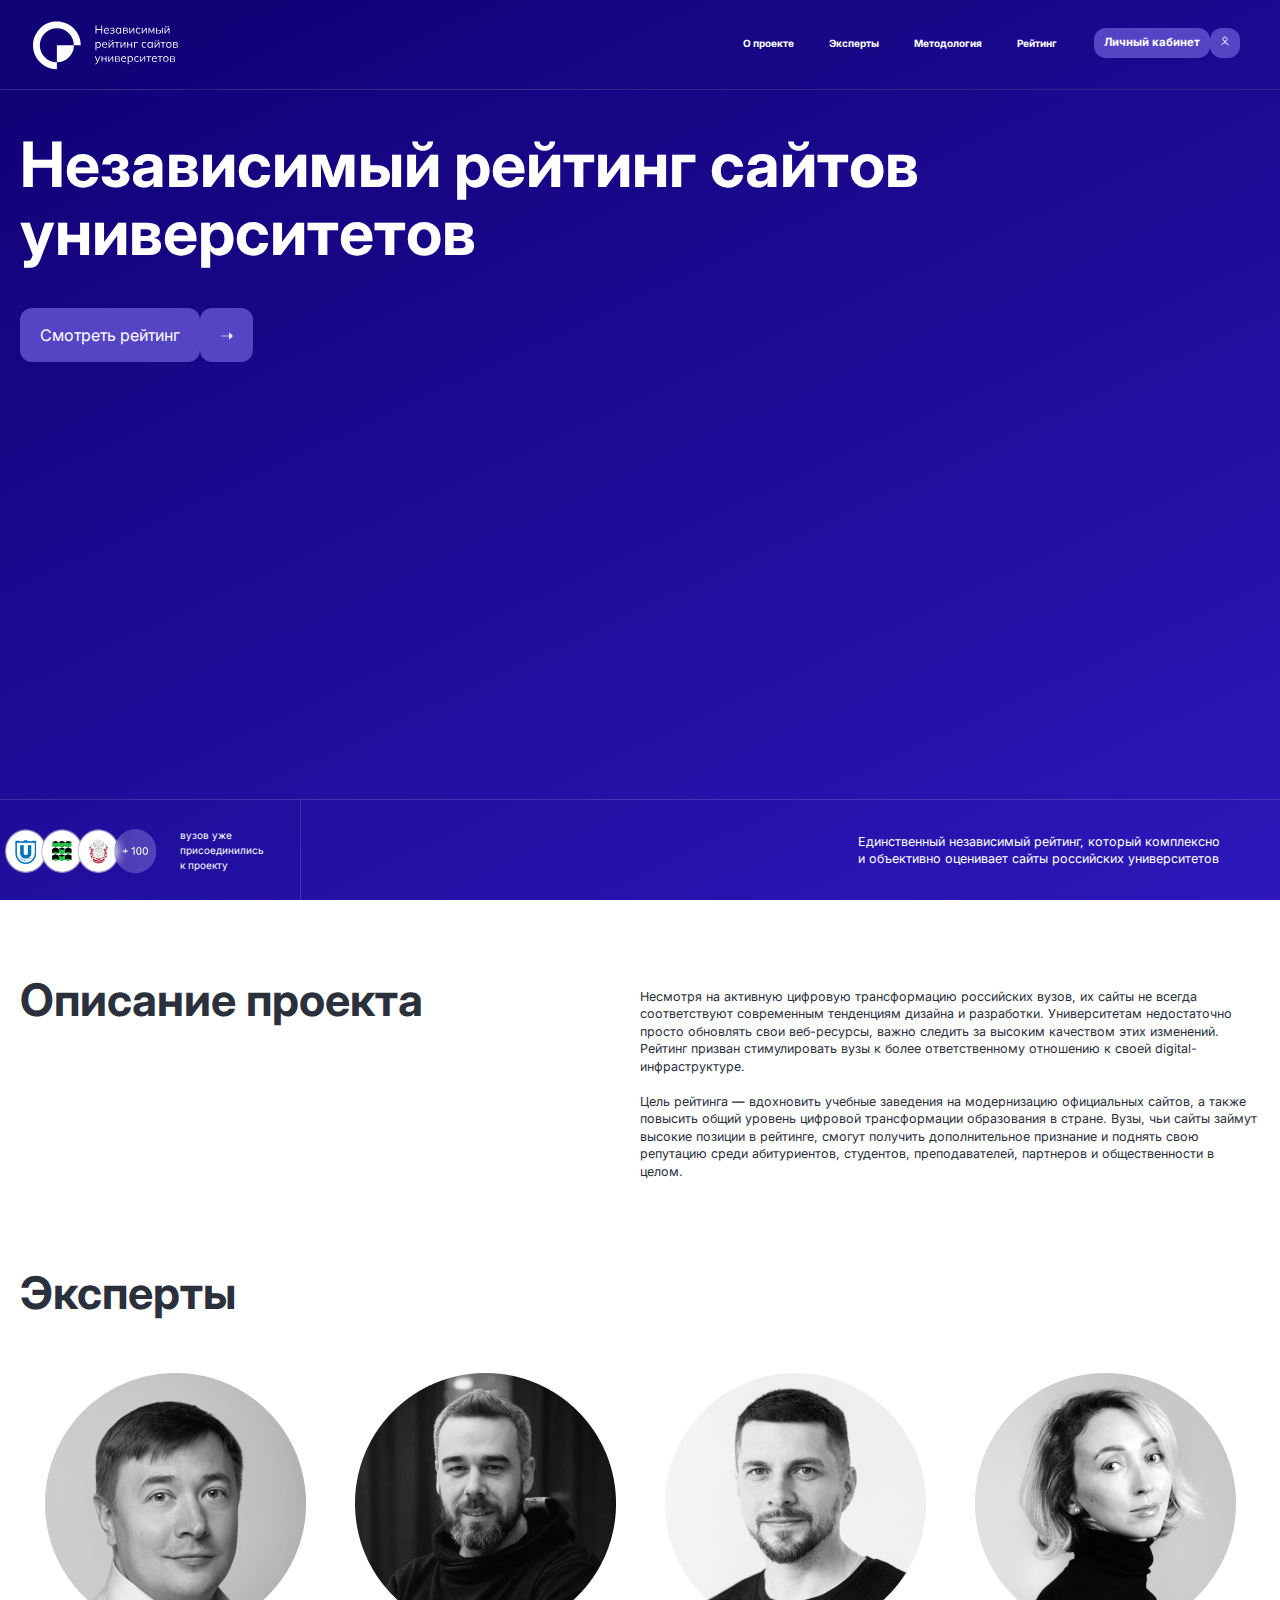
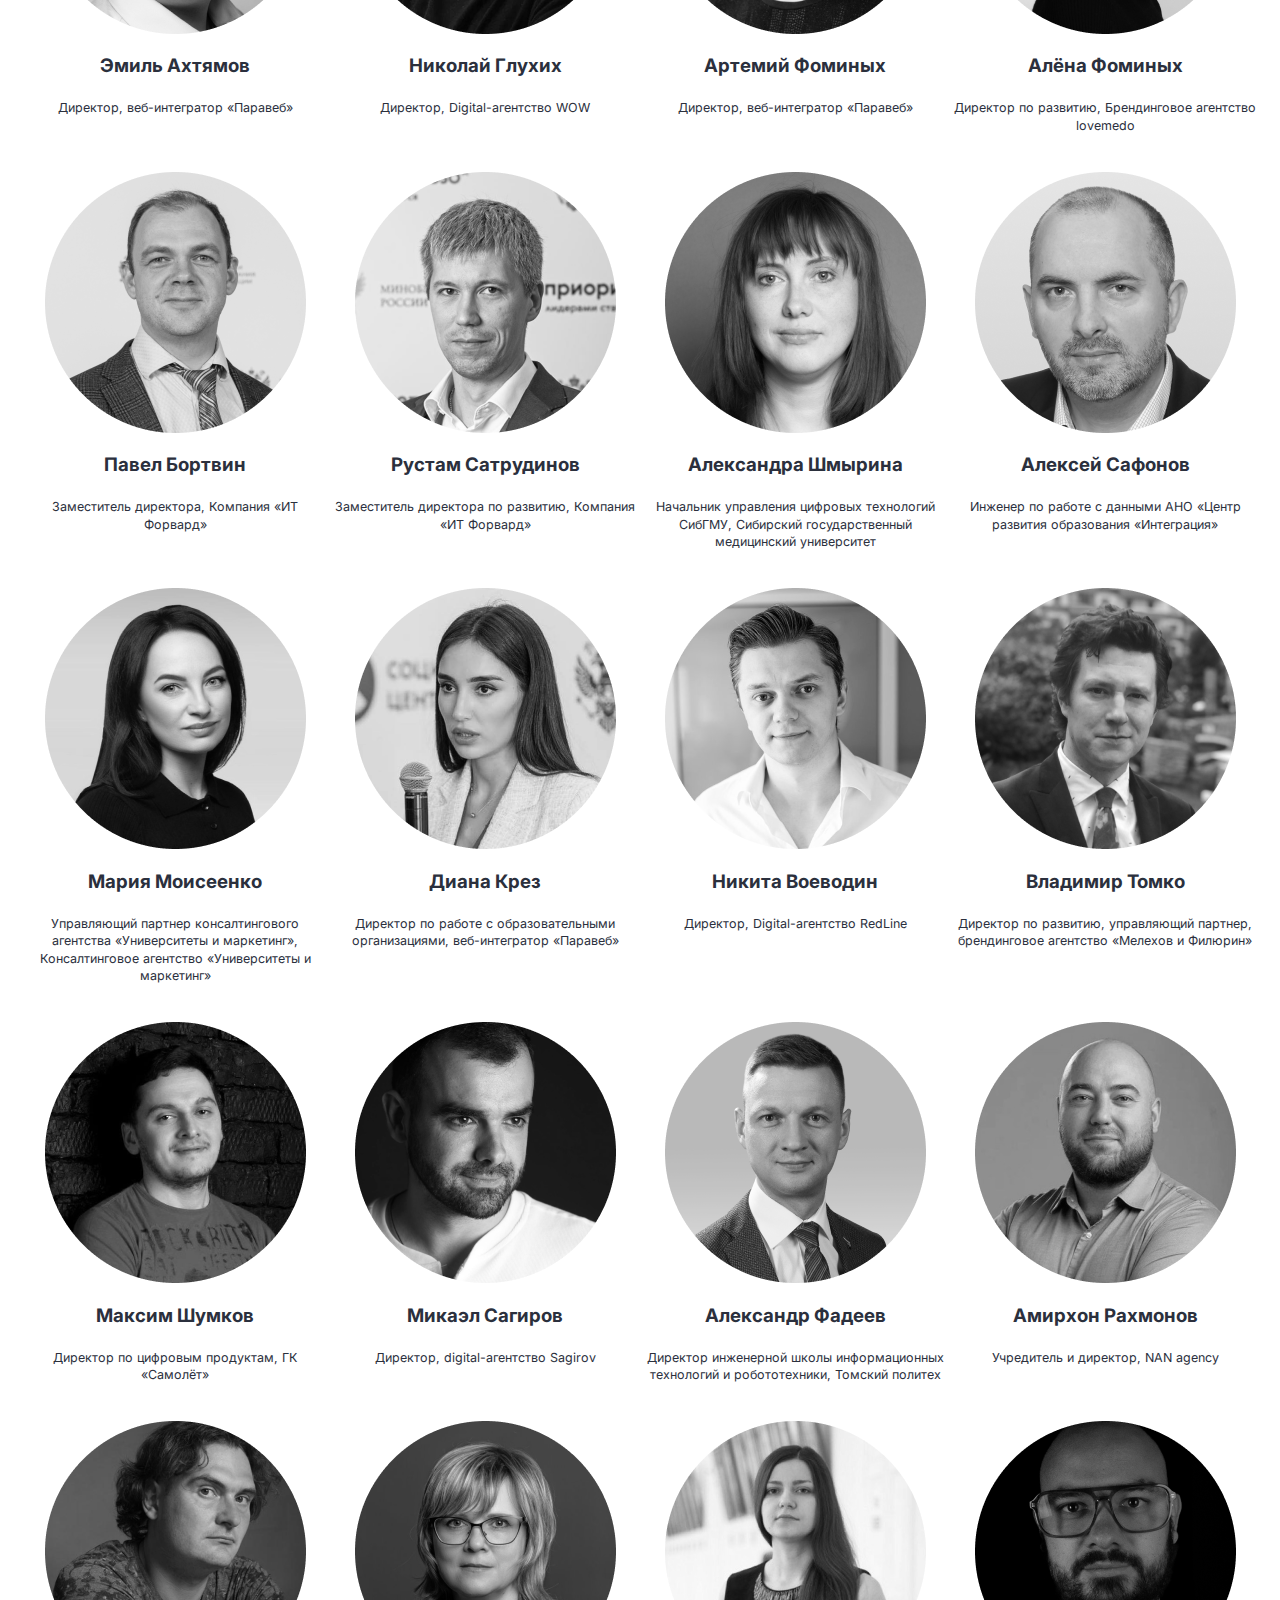
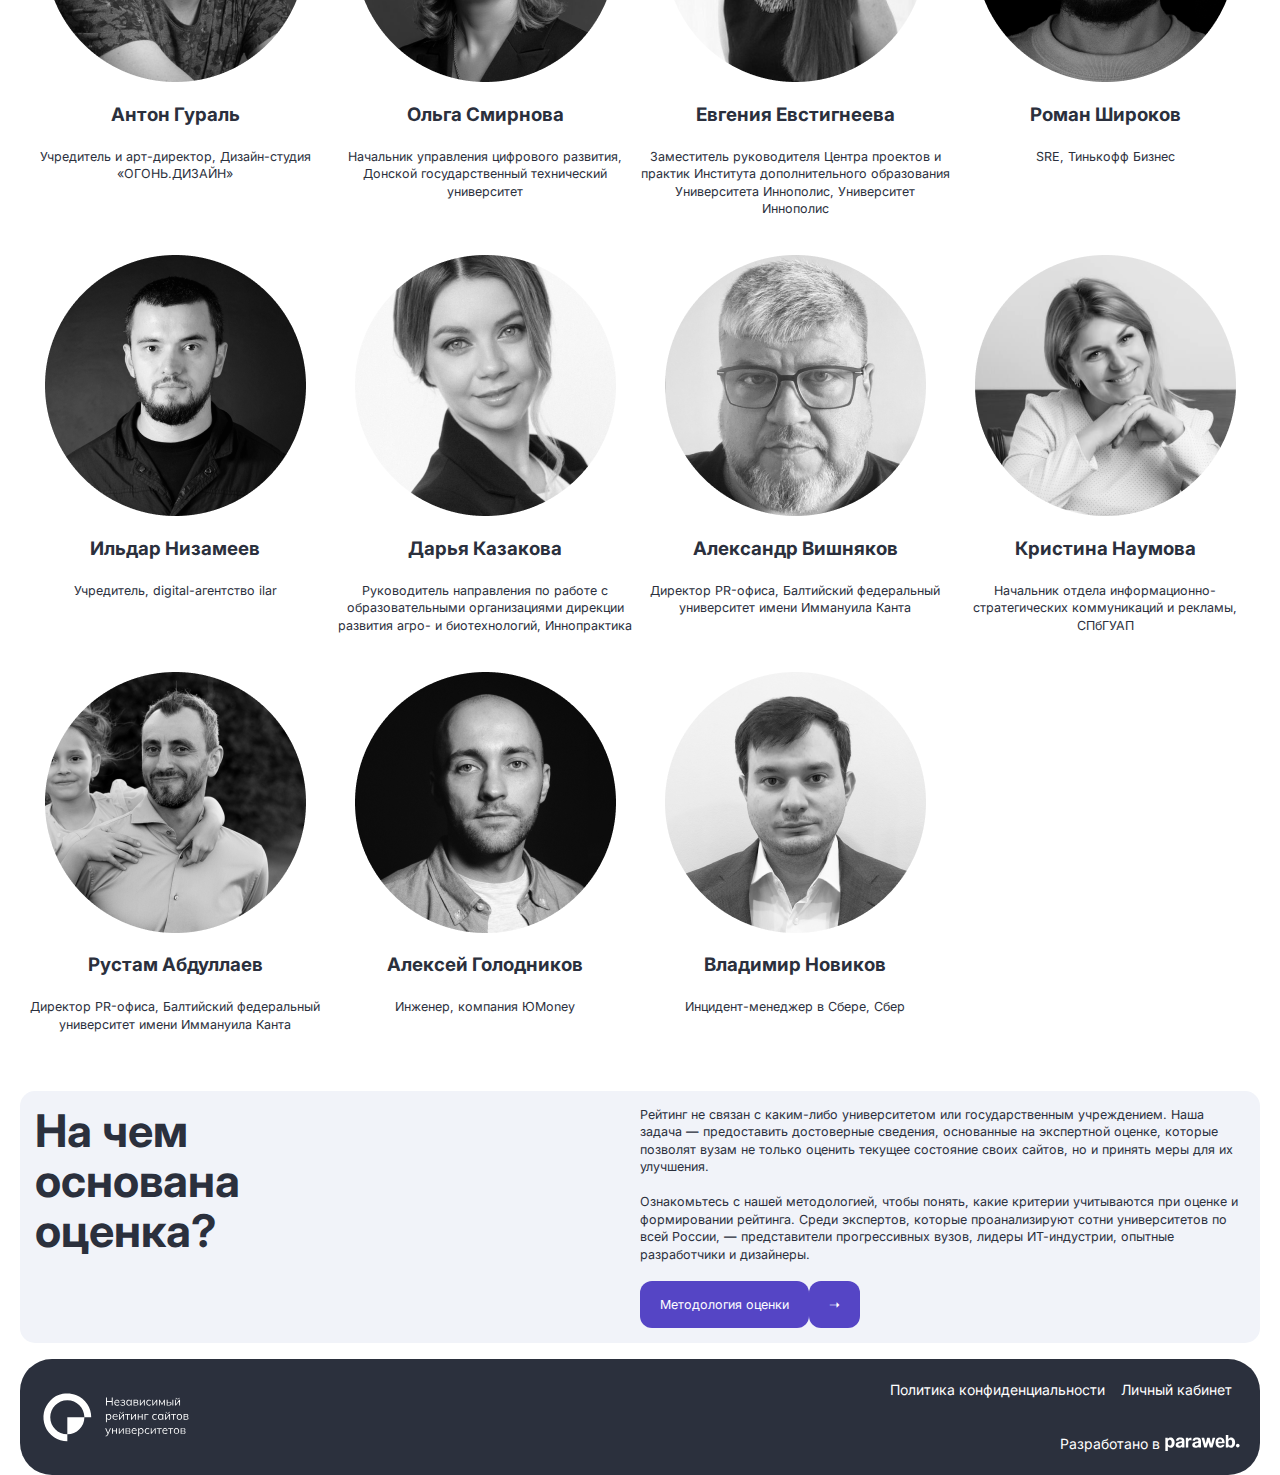
<file: index.html>
<!doctype html>
<html>

<head>
  <title>Рейтинг НРСИ</title>
  <meta charset="UTF-8" />
  <meta name="viewport" content="width=device-width, initial-scale=1" />
  <link rel="icon" type="image/x-icon" href="/img/favicon.ico">
  <link rel="stylesheet" href="css/pure-min.css" />
  <link rel="stylesheet" href="styles.css">
  <link rel="stylesheet" href="css/grids-responsive-min.css" />
  <link href="https://fonts.googleapis.com/css2?family=Inter&display=swap" rel="stylesheet" />
  <script src="script.js"></script>
</head>
<style>

</style>
<body>
  <div style="background: linear-gradient(155deg, rgba(15,0,114,1) 0%, rgba(44,24,186,1) 100%); height: 100%; width: 100%;">
    <header class="content-limiter">
      <div class="topnav snap-to-grid">
        <img id="logo" loading="lazy" src="img/nrsi_logo_white.svg" style="margin-top: 2rem;"/>
        <button class="h-navbar-icon hide-desktop" onclick="openNav()" style="margin-left: 8px; float: right; margin-top: 0.5rem;"><img src="img/menu.svg" /></button>
        <button class="h-navbar-icon hide-desktop" style="float: right; background-color: #5545c5; margin-top: 0.5rem;"><img src="img/user.svg" /></button>
        <span id="auth" class="hide-mobile snap-to-grid"><button style="background-color: #5545c5;" class="btn-excl">Личный кабинет</button><button style="background-color: #5545c5; margin-top: 0.5rem;" class="btn-excl"><img src="img/user.svg"
              style="height: 1rem" /></button></span>
        <a href="./rating.html">Рейтинг</a>
        <a href="">Методология</a>
        <a href="">Эксперты</a>
        <a href="./index.html">О проекте</a>
      </div>
    </header>

    <div class="content-limiter">
      <div class="snap-to-grid" style="margin-top: auto; margin-bottom: auto">
        <div>
          <h1 style="color: white;">Независимый рейтинг сайтов университетов</h1>
        </div>
        <div style="float: left; display: inline-flex;" class="btn">
          <a class="btn-link" href="rating.html">Смотреть рейтинг</a><a class="btn-link">➝</a>
        </div>
      </div>
    </div>
    
    <div class="info content-limiter" style="display: flex;">
      <div id="b1" style="width: 30rem; border-right: 1px solid var(--border-color, #ffffff26); height: 10rem; align-items: center; display: flex;">
        <img id="un" src="img/un/un.png">
        <p id="p2" style="font-size: 1rem; line-height: 1.5rem; width: 8rem; color: var(--text-color, #FFFFFF); display: inline-flex; float: right; padding-left: 2rem;">вузов уже присоединились к проекту</p>
      </div>
      <p id="p1" style="padding-left: 2rem; padding-right: 6rem; color: var(--text-color, #FFFFFF);">Единственный независимый рейтинг, который комплексно <br />и объективно оценивает сайты российских университетов</p>
    </div>
  </div>

  <div class="content-limiter">
    <div class="pure-g snap-to-grid" style="margin-top: 7.5rem; margin-bottom: 7.5rem;">
      <div class="pure-u-1 pure-u-md-1-2">
        <h2 style="font-family: Inter; margin: inherit; color: var(--text-color, #2B303D);">Описание проекта</h2>
      </div>
      <div class="pure-u-1 pure-u-md-1-2 text block-padding"><p>Несмотря на активную цифровую трансформацию российских вузов, их сайты не всегда соответствуют современным тенденциям дизайна и разработки. Университетам недостаточно просто
        обновлять свои веб-ресурсы, важно следить за высоким качеством
        этих изменений. Рейтинг призван стимулировать вузы к более ответственному отношению к своей digital-инфраструктуре.<br /><br />
        Цель рейтинга — вдохновить учебные заведения на модернизацию официальных сайтов, а также повысить общий уровень цифровой трансформации образования в стране. Вузы, чьи сайты займут высокие позиции в рейтинге, смогут получить
        дополнительное
        признание и поднять свою репутацию среди абитуриентов, студентов, преподавателей, партнеров и общественности в целом.</p>
      </div>
    </div>
  <div class="content-limiter snap-to-grid">
    <h2 class="snap-to-grid">Эксперты</h2>
  </div>  
    <div class="pure-g snap-to-grid" style="margin-top: 5.5rem;">
      <div class="pure-u-1 pure-u-md-1-2 pure-u-lg-1-4" style="margin-bottom: 2.5rem;">
        <img loading="lazy" style="margin: auto; display: block;" src="img/experts/1.png">
        <div>
          <h3 style="text-align: center; color: #2B303D;">Эмиль Ахтямов</h3>
          <p style="text-align: center; color: #2B303D;">Директор, веб-интегратор «Паравеб»</p>
        </div>
      </div>
      <div class="pure-u-1 pure-u-md-1-2 pure-u-lg-1-4" style="margin-bottom: 2.5rem;">
        <img loading="lazy" style="margin: auto; display: block;" src="img/experts/2.png">
        <div>
          <h3 style="text-align: center; color: #2B303D;">Николай Глухих</h3>
          <p style="text-align: center; color: #2B303D;">Директор, Digital-агентство WOW</p>
        </div>
      </div>
      <div class="pure-u-1 pure-u-md-1-2 pure-u-lg-1-4" style="margin-bottom: 2.5rem;">
        <img loading="lazy" style="margin: auto; display: block;" src="img/experts/3.png">
        <div>
          <h3 style="text-align: center; color: #2B303D;">Артемий Фоминых</h3>
          <p style="text-align: center; color: #2B303D;">Директор, веб-интегратор «Паравеб»</p>
        </div>
      </div>
      <div class="pure-u-1 pure-u-md-1-2 pure-u-lg-1-4" style="margin-bottom: 2.5rem;">
        <img loading="lazy" style="margin: auto; display: block;" src="img/experts/4.png">
        <div>
          <h3 style="text-align: center; color: #2B303D;">Алёна Фоминых</h3>
          <p style="text-align: center; color: #2B303D;">Директор по развитию, Брендинговое агентство lovemedo</p>
        </div>
      </div>
    </div>
    <div class="pure-g snap-to-grid">
      <div class="pure-u-1 pure-u-md-1-2 pure-u-lg-1-4" style="margin-bottom: 2.5rem;">
        <img loading="lazy" style="margin: auto; display: block;" src="img/experts/5.png">
        <div>
          <h3 style="text-align: center; color: #2B303D;">Павел Бортвин</h3>
          <p style="text-align: center; color: #2B303D;">Заместитель директора, Компания «ИТ Форвард»</p>
        </div>
      </div>
      <div class="pure-u-1 pure-u-md-1-2 pure-u-lg-1-4" style="margin-bottom: 2.5rem;">
        <img loading="lazy" style="margin: auto; display: block;" src="img/experts/6.png">
        <div>
          <h3 style="text-align: center; color: #2B303D;">Рустам Сатрудинов</h3>
          <p style="text-align: center; color: #2B303D;">Заместитель директора по развитию, Компания «ИТ Форвард»</p>
        </div>
      </div>
      <div class="pure-u-1 pure-u-md-1-2 pure-u-lg-1-4" style="margin-bottom: 2.5rem;">
        <img loading="lazy" style="margin: auto; display: block;" src="img/experts/7.png">
        <div>
          <h3 style="text-align: center; color: #2B303D;">Александра Шмырина</h3>
          <p style="text-align: center; color: #2B303D;">Начальник управления цифровых технологий СибГМУ, Сибирский государственный медицинский университет</p>
        </div>
      </div>
      <div class="pure-u-1 pure-u-md-1-2 pure-u-lg-1-4" style="margin-bottom: 2.5rem;">
        <img loading="lazy" style="margin: auto; display: block;" src="img/experts/8.png">
        <div>
          <h3 style="text-align: center; color: #2B303D;">Алексей Сафонов</h3>
          <p style="text-align: center; color: #2B303D;">Инженер по работе с данными АНО «Центр развития образования «Интеграция»</p>
        </div>
      </div>
    </div>
    <div class="pure-g snap-to-grid">
      <div class="pure-u-1 pure-u-md-1-2 pure-u-lg-1-4" style="margin-bottom: 2.5rem;">
        <img loading="lazy" style="margin: auto; display: block;" src="img/experts/9.png">
        <div>
          <h3 style="text-align: center; color: #2B303D;">Мария Моисеенко</h3>
          <p style="text-align: center; color: #2B303D;">Управляющий партнер консалтингового агентства «Университеты и маркетинг», Консалтинговое агентство «Университеты и маркетинг»</p>
        </div>
      </div>
      <div class="pure-u-1 pure-u-md-1-2 pure-u-lg-1-4" style="margin-bottom: 2.5rem;">
        <img loading="lazy" style="margin: auto; display: block;" src="img/experts/10.png">
        <div>
          <h3 style="text-align: center; color: #2B303D;">Диана Крез</h3>
          <p style="text-align: center; color: #2B303D;">Директор по работе с образовательными организациями, веб-интегратор «Паравеб»</p>
        </div>
      </div>
      <div class="pure-u-1 pure-u-md-1-2 pure-u-lg-1-4" style="margin-bottom: 2.5rem;">
        <img loading="lazy" style="margin: auto; display: block;" src="img/experts/11.png">
        <div>
          <h3 style="text-align: center; color: #2B303D;">Никита Воеводин</h3>
          <p style="text-align: center; color: #2B303D;">Директор, Digital-агентство RedLine</p>
        </div>
      </div>
      <div class="pure-u-1 pure-u-md-1-2 pure-u-lg-1-4" style="margin-bottom: 2.5rem;">
        <img loading="lazy" style="margin: auto; display: block;" src="img/experts/12.png">
        <div>
          <h3 style="text-align: center; color: #2B303D;">Владимир Томко</h3>
          <p style="text-align: center; color: #2B303D;">Директор по развитию, управляющий партнер, брендинговое агентство «Мелехов и Филюрин»</p>
        </div>
      </div>
    </div>
    <div class="pure-g snap-to-grid">
      <div class="pure-u-1 pure-u-md-1-2 pure-u-lg-1-4" style="margin-bottom: 2.5rem;">
        <img loading="lazy" style="margin: auto; display: block;" src="img/experts/13.png">
        <div>
          <h3 style="text-align: center; color: #2B303D;">Максим Шумков</h3>
          <p style="text-align: center; color: #2B303D;">Директор по цифровым продуктам, ГК «Самолёт»</p>
        </div>
      </div>
      <div class="pure-u-1 pure-u-md-1-2 pure-u-lg-1-4" style="margin-bottom: 2.5rem;">
        <img loading="lazy" style="margin: auto; display: block;" src="img/experts/14.png">
        <div>
          <h3 style="text-align: center; color: #2B303D;">Микаэл Сагиров</h3>
          <p style="text-align: center; color: #2B303D;">Директор, digital-агентство Sagirov</p>
        </div>
      </div>
      <div class="pure-u-1 pure-u-md-1-2 pure-u-lg-1-4" style="margin-bottom: 2.5rem;">
        <img loading="lazy" style="margin: auto; display: block;" src="img/experts/15.png">
        <div>
          <h3 style="text-align: center; color: #2B303D;">Александр Фадеев</h3>
          <p style="text-align: center; color: #2B303D;">Директор инженерной школы информационных технологий и робототехники, Томский политех</p>
        </div>
      </div>
      <div class="pure-u-1 pure-u-md-1-2 pure-u-lg-1-4" style="margin-bottom: 2.5rem;">
        <img loading="lazy" style="margin: auto; display: block;" src="img/experts/16.png">
        <div>
          <h3 style="text-align: center; color: #2B303D;">Амирхон Рахмонов</h3>
          <p style="text-align: center; color: #2B303D;">Учредитель и директор, NAN agency</p>
        </div>
      </div>
    </div>
    <div class="pure-g snap-to-grid">
      <div class="pure-u-1 pure-u-md-1-2 pure-u-lg-1-4" style="margin-bottom: 2.5rem;">
        <img loading="lazy" style="margin: auto; display: block;" src="img/experts/17.png">
        <div>
          <h3 style="text-align: center; color: #2B303D;">Антон Гураль</h3>
          <p style="text-align: center; color: #2B303D;">Учредитель и арт-директор, Дизайн-студия «ОГОНЬ.ДИЗАЙН»</p>
        </div>
      </div>
      <div class="pure-u-1 pure-u-md-1-2 pure-u-lg-1-4" style="margin-bottom: 2.5rem;">
        <img loading="lazy" style="margin: auto; display: block;" src="img/experts/18.png">
        <div>
          <h3 style="text-align: center; color: #2B303D;">Ольга Смирнова</h3>
          <p style="text-align: center; color: #2B303D;">Начальник управления цифрового развития, Донской государственный технический университет</p>
        </div>
      </div>
      <div class="pure-u-1 pure-u-md-1-2 pure-u-lg-1-4" style="margin-bottom: 2.5rem;">
        <img loading="lazy" style="margin: auto; display: block;" src="img/experts/19.png">
        <div>
          <h3 style="text-align: center; color: #2B303D;">Евгения Евстигнеева</h3>
          <p style="text-align: center; color: #2B303D;">Заместитель руководителя Центра проектов и практик Института дополнительного образования Университета Иннополис, Университет Иннополис</p>
        </div>
      </div>
      <div class="pure-u-1 pure-u-md-1-2 pure-u-lg-1-4" style="margin-bottom: 2.5rem;">
        <img loading="lazy" style="margin: auto; display: block;" src="img/experts/20.png">
        <div>
          <h3 style="text-align: center; color: #2B303D;">Роман Широков</h3>
          <p style="text-align: center; color: #2B303D;">SRE, Тинькофф Бизнес</p>
        </div>
      </div>
    </div>
    <div class="pure-g snap-to-grid">
      <div class="pure-u-1 pure-u-md-1-2 pure-u-lg-1-4" style="margin-bottom: 2.5rem;">
        <img loading="lazy" style="margin: auto; display: block;" src="img/experts/21.png">
        <div>
          <h3 style="text-align: center; color: #2B303D;">Ильдар Низамеев</h3>
          <p style="text-align: center; color: #2B303D;">Учредитель, digital-агентство ilar</p>
        </div>
      </div>
      <div class="pure-u-1 pure-u-md-1-2 pure-u-lg-1-4" style="margin-bottom: 2.5rem;">
        <img loading="lazy" style="margin: auto; display: block;" src="img/experts/22.png">
        <div>
          <h3 style="text-align: center; color: #2B303D;">Дарья Казакова</h3>
          <p style="text-align: center; color: #2B303D;">Руководитель направления по работе с образовательными организациями дирекции развития агро- и биотехнологий, Иннопрактика</p>
        </div>
      </div>
      <div class="pure-u-1 pure-u-md-1-2 pure-u-lg-1-4" style="margin-bottom: 2.5rem;">
        <img loading="lazy" style="margin: auto; display: block;" src="img/experts/23.png">
        <div>
          <h3 style="text-align: center; color: #2B303D;">Александр Вишняков</h3>
          <p style="text-align: center; color: #2B303D;">Директор PR-офиса, Балтийский федеральный университет имени Иммануила Канта</p>
        </div>
      </div>
      <div class="pure-u-1 pure-u-md-1-2 pure-u-lg-1-4" style="margin-bottom: 2.5rem;">
        <img loading="lazy" style="margin: auto; display: block;" src="img/experts/24.png">
        <div>
          <h3 style="text-align: center; color: #2B303D;">Кристина Наумова</h3>
          <p style="text-align: center; color: #2B303D;">Начальник отдела информационно-стратегических коммуникаций и рекламы, СПбГУАП</p>
        </div>
      </div>
    </div>
    <div class="pure-g snap-to-grid">
      <div class="pure-u-1 pure-u-md-1-2 pure-u-lg-1-4" style="margin-bottom: 2.5rem;">
        <img loading="lazy" style="margin: auto; display: block;" src="img/experts/30.png">
        <div>
          <h3 style="text-align: center; color: #2B303D;">Рустам Абдуллаев</h3>
          <p style="text-align: center; color: #2B303D;">Директор PR-офиса, Балтийский федеральный университет имени Иммануила Канта</p>
        </div>
      </div>
      <div class="pure-u-1 pure-u-md-1-2 pure-u-lg-1-4" style="margin-bottom: 2.5rem;">
        <img loading="lazy" style="margin: auto; display: block;" src="img/experts/31.png">
        <div>
          <h3 style="text-align: center; color: #2B303D;">Алексей Голодников</h3>
          <p style="text-align: center; color: #2B303D;">Инженер, компания ЮMoney</p>
        </div>
      </div>
      <div class="pure-u-1 pure-u-md-1-2 pure-u-lg-1-4" style="margin-bottom: 2.5rem;">
        <img loading="lazy" style="margin: auto; display: block;" src="img/experts/29.png">
        <div>
          <h3 style="text-align: center; color: #2B303D;">Владимир Новиков</h3>
          <p style="text-align: center; color: #2B303D;">Инцидент-менеджер в Сбере, Сбер</p>
        </div>
      </div>
    </div>
      <div class="pure-g snap-to-grid" style="background: var(--element-color, #F1F3F9); border-radius: 1.5rem; padding: 1.5rem; margin-top: 2rem">
        <div class="pure-u-1 pure-u-md-1-2">
          <h2 style="font-family: Inter; margin: inherit; color: var(--text-color, #2B303D);">На чем <br /> основана <br /> оценка?</h2>
        </div>
        <div class="pure-u-1 pure-u-md-1-2 text block-padding">Рейтинг не связан с каким-либо университетом или государственным учреждением. Наша задача — предоставить достоверные сведения, основанные на экспертной оценке, которые позволят
          вузам не только
          оценить
          текущее состояние своих сайтов, но и принять меры для их улучшения.
          <br /> <br /> Ознакомьтесь с нашей методологией, чтобы понять, какие критерии учитываются при оценке и формировании рейтинга. Среди экспертов, которые проанализируют сотни университетов по всей России, — представители
          прогрессивных
          вузов, лидеры ИТ-индустрии, опытные разработчики и дизайнеры.
          <br /><br />
          <div style="display: flex;" class="btn"><a class="btn-link" href="rating.html">Методология оценки</a><a class="btn-link">➝</a></div>
        </div>
      </div>
    </div>

    <footer class="content-limiter">
      <div id="footer-flex" class="snap-to-grid hide-mobile" style="display: flex; justify-content: space-between; border-radius: 32px; background-color: var(--text-color, #2b303d); margin-top: 16px; padding: 2rem;">
        <img loading="lazy" id="logo" src="img/nrsi_logo_white.svg" class="snap-to-grid" style="width: 100%; overflow: hidden; max-width: 16rem; margin: auto 0;" />
        <div>
          <div style="gap: 8px; display: flex; align-items: flex-start;">
            <a href="privacy-policy" style="color: var(--text-contrast-color, #fff); font: 400 14px/157% Inter, sans-serif; text-decoration: none;">Политика конфиденциальности</a><br />
            <a href="account" style="color: var(--text-contrast-color, #fff); font: 400 14px/157% Inter, sans-serif; text-decoration: none;">Личный кабинет</a><br />
          </div>
          <div style="color: var(--text-contrast-color, #fff); margin-top: 3rem; align-self: left; white-space: nowrap; font: 400 14px/157% Inter, sans-serif; float: right">Разработано в <img loading="lazy" src="img/paraweb.svg"
              style="margin-left: 0.125rem; transform: translate(0px,0.2rem);" /></div>
        </div>
      </div>
  
      <div id="footer-flex" class="snap-to-grid hide-desktop" style="display: flex; justify-content: space-between; border-radius: 32px; background-color: var(--text-color, #2b303d); margin-top: 16px; padding: 2rem;">
        <img loading="lazy" src="img/nrsi_logo_white.svg" class="snap-to-grid" style="width: 100%; overflow: hidden; max-width: 16rem; margin: auto 0;"/>
        <div>
          <div style="gap: 8px; margin-top: 2.5rem; line-height: 3rem;">
            <a href="privacy-policy" style="color: var(--text-contrast-color, #fff); font: 400 14px/157% Inter, sans-serif; text-decoration: none;">Политика конфиденциальности</a><br />
            <a href="account" style="color: var(--text-contrast-color, #fff); font: 400 14px/157% Inter, sans-serif; text-decoration: none;">Личный кабинет</a><br />
          </div>
          <div style="color: var(--text-contrast-color, #fff); margin-top: 1.5rem; white-space: nowrap; font: 400 14px/157% Inter, sans-serif; float: left;">Разработано в <img loading="lazy" src="img/paraweb.svg"
              style="margin-left: 0.125rem; transform: translate(0px,0.2rem);" /></div>
        </div>
      </div>
    </footer>

    <div id="ratenav" class="overlay1">
      <div class="snap-to-grid">
        <div style="border-bottom: 1px solid var(--border-color, #332688); padding-bottom: 1rem;">
        <img loading="lazy" style="padding-top: 1rem" src="img/nrsi_logo_white.svg" id="logo" />
        <a href="javascript:void(0)" class="curtain-button" style="padding: 0.2rem; float: right" onclick="closeNav()"> <img src="img/close.svg" /></a>
        </div>
        <div style="display: flex; flex-direction: column; padding-top: 2rem;">
          <h2 style="line-height: 1rem!important"><a href="#" style="text-decoration: none; color: white">О проекте</a></h2>
          <h2 style="line-height: 1rem!important"><a href="#" style="text-decoration: none; color: white">Эксперты</a></h2>
          <h2 style="line-height: 1rem!important"><a href="#" style="text-decoration: none; color: white">Методология</a></h2>
          <h2 style="line-height: 1rem!important"><a href="rating.html" style="text-decoration: none; color: white">Рейтинг</a></h2>
          <p>
            <span id="auth"><button class="btn-excl" style="background-color: #5545c5;">Личный кабинет</button><button class="btn-excl" style="background-color: #5545c5;"><img src="img/user.svg" style="height: 1rem" /></button></span>
          </p>
        </div>
      </div>
    </div>

  </body>
</html>
</file>
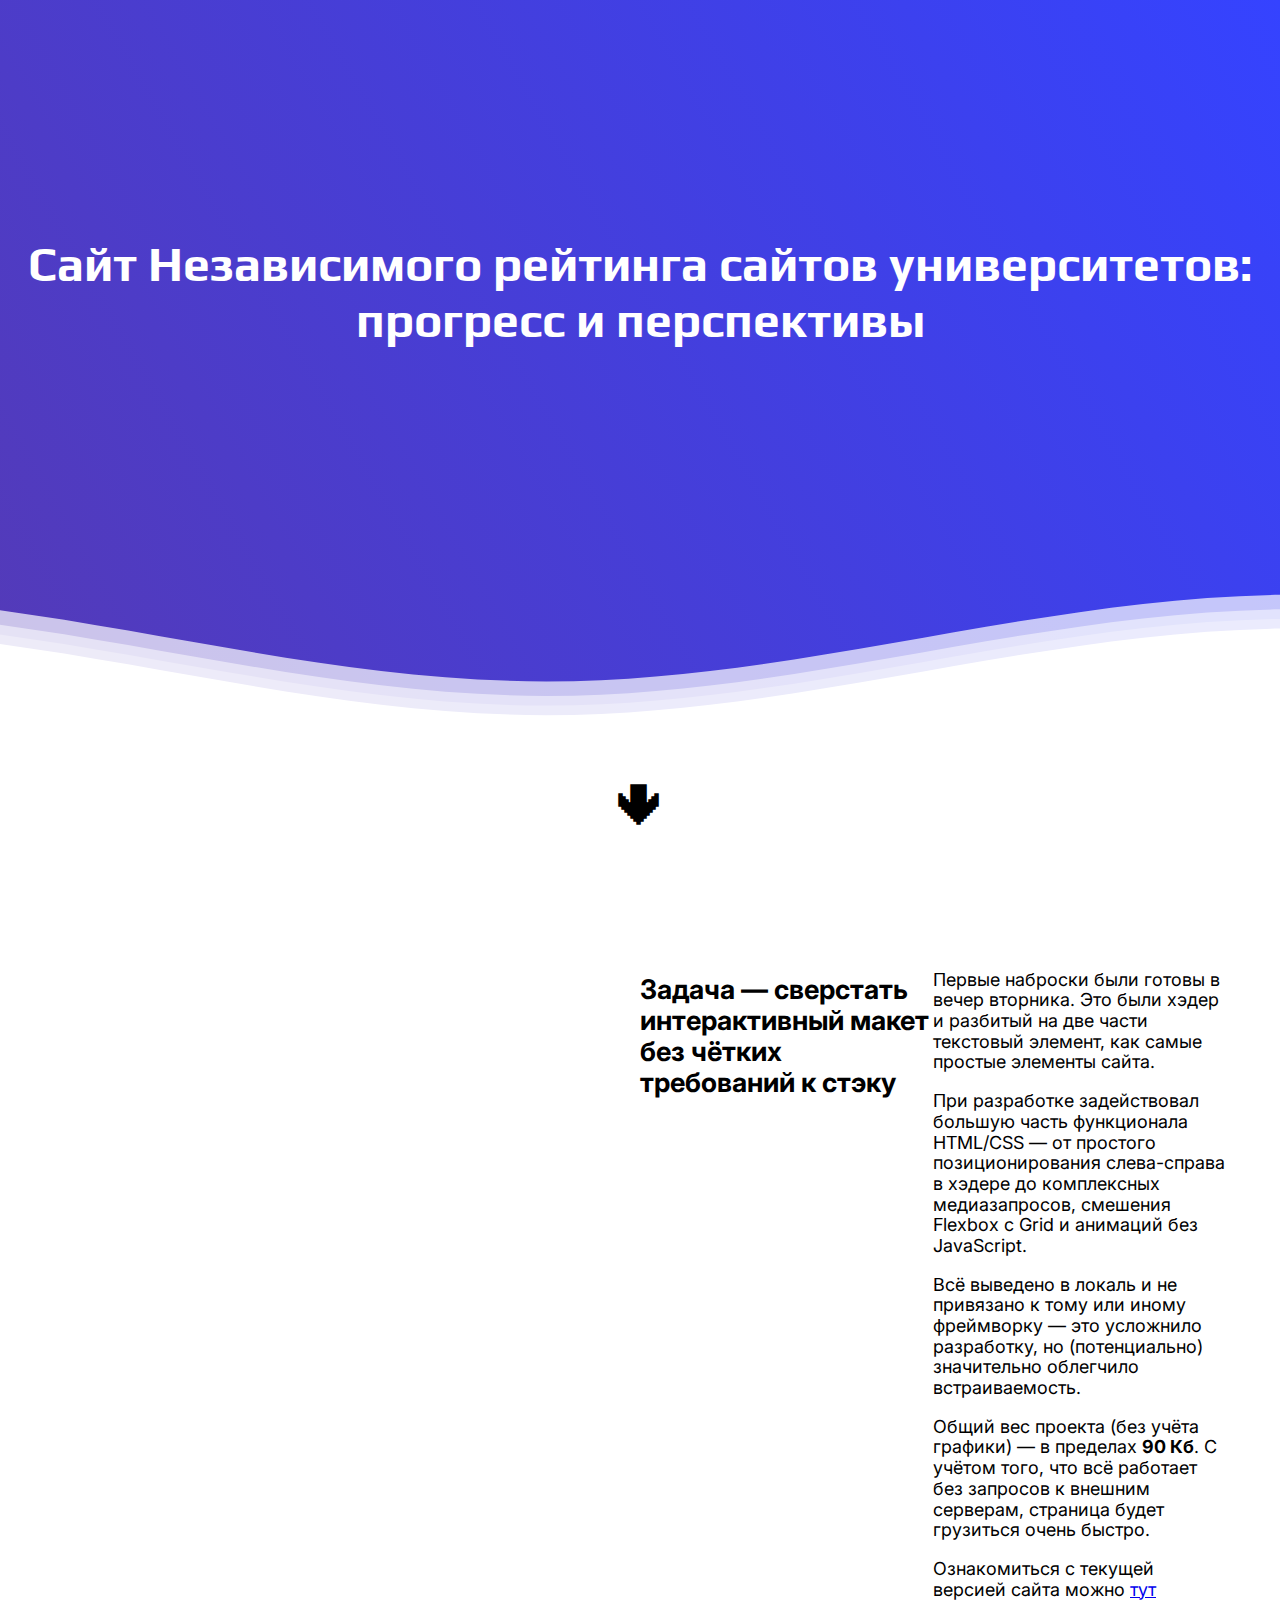
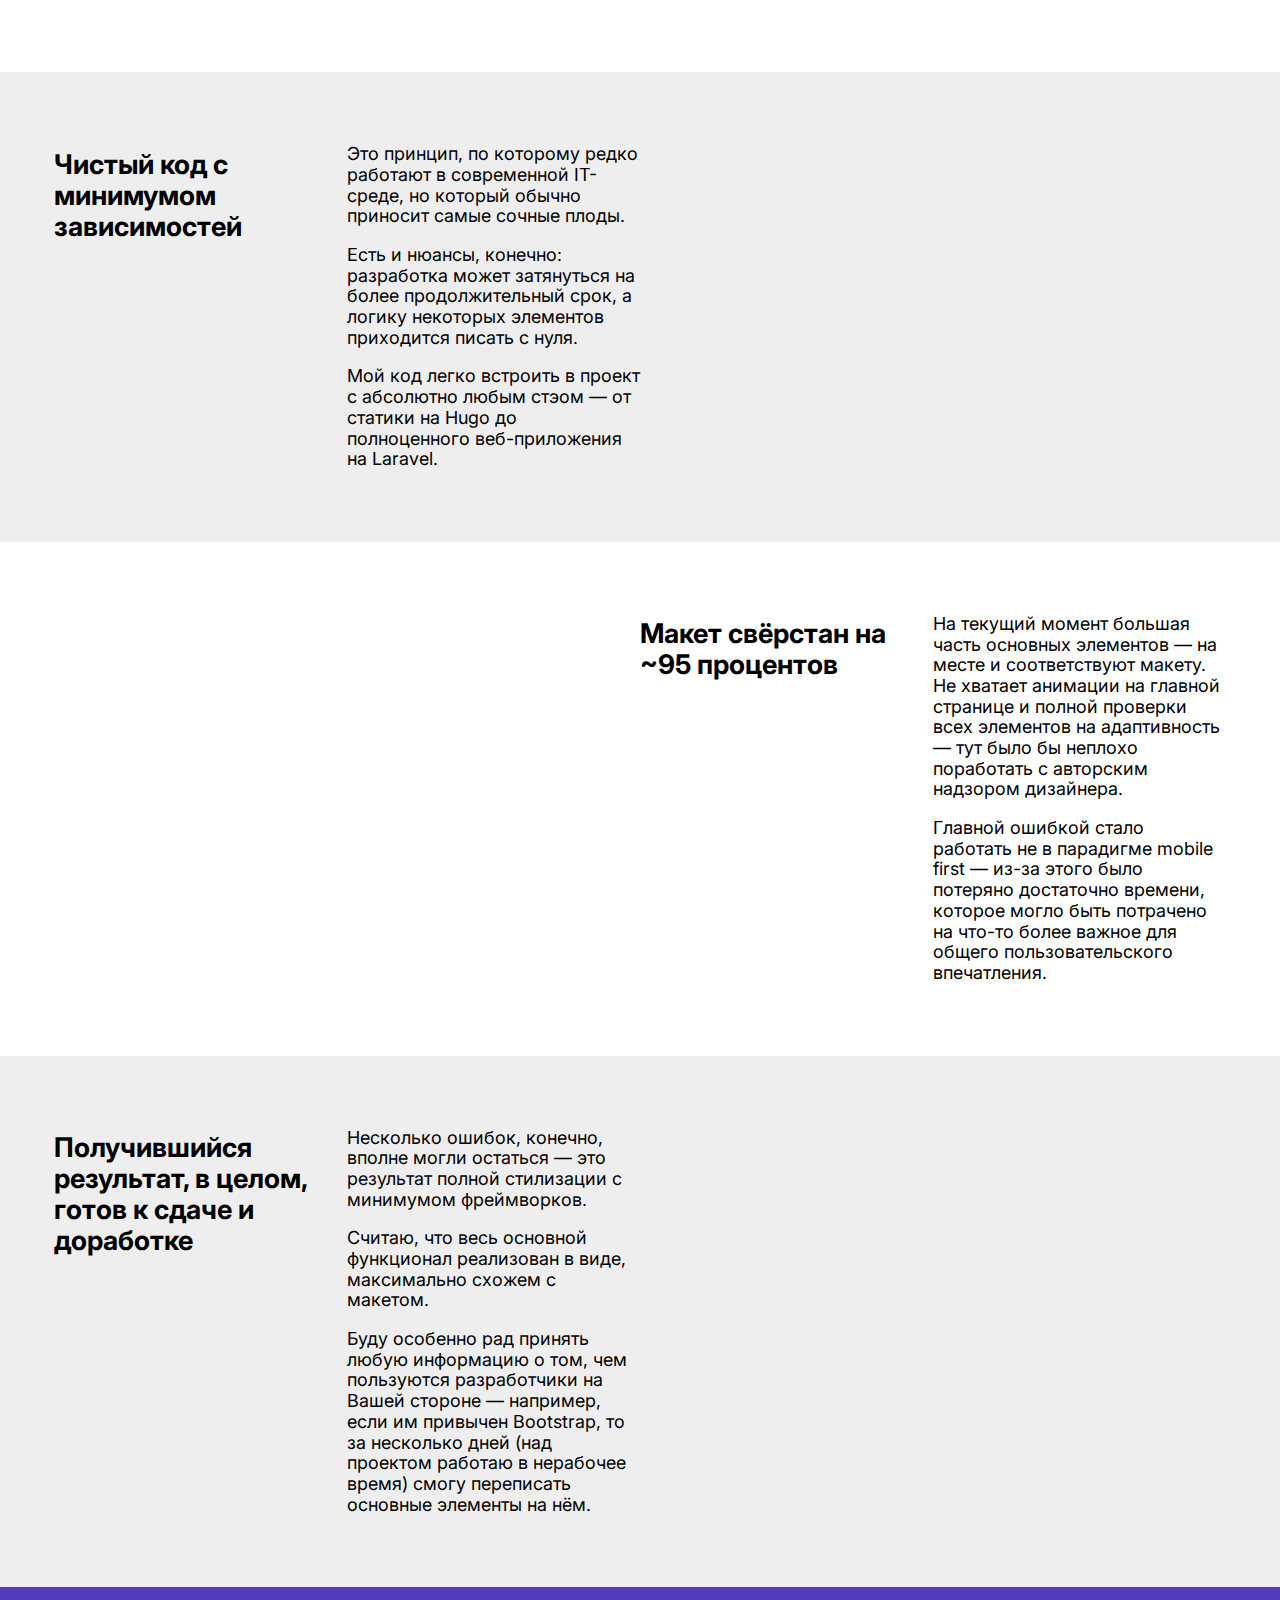
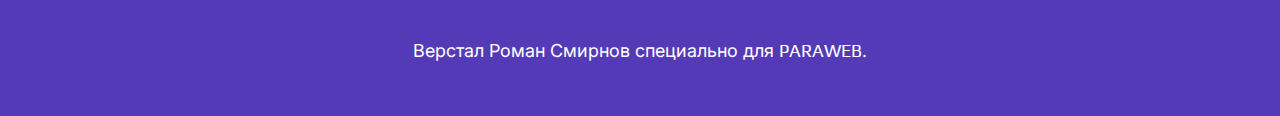
<file: nrsi.html>
<!doctype html>
<html>

<head>
  <title>НРСИ — как мы делали прототип?</title>
  <meta charset="UTF-8" />
  <meta name="viewport" content="width=device-width, initial-scale=1" />
  <link href="https://fonts.googleapis.com/css2?family=Inter&display=swap" rel="stylesheet" />
  <link href="https://fonts.googleapis.com/css2?family=Play:wght@700&display=swap" rel="stylesheet" />
  <link rel="stylesheet" href="css/pure-min.css" />
  <link rel="stylesheet" href="css/grids-responsive-min.css" />
  <style>
    html {
      font-family: Inter;
      font-size: 18px;
    }

    .header {
      position: relative;
      text-align: center;
      background: linear-gradient(60deg, rgba(84, 58, 183, 1) 0%, rgb(53, 67, 255) 100%);
      color: white;
    }

    h1 {
      font-size: 48px;
      font-family: 'Play', sans-serif;
    }

    .logo {
      width: 50px;
      fill: white;
      padding-right: 15px;
      display: inline-block;
      vertical-align: middle;
    }

    .inner-header {
      height: 65vh;
      width: 100%;
      margin: 0;
      padding: 0;
    }

    .flex {
      /*Flexbox for containers*/
      display: flex;
      justify-content: center;
      align-items: center;
      text-align: center;
    }

    .waves {
      position: relative;
      width: 100%;
      height: 15vh;
      margin-bottom: -7px;
      /*Fix for safari gap*/
      min-height: 100px;
      max-height: 150px;
    }

    .content {
      position: relative;
      height: 20vh;
      text-align: center;
      background-color: white;
    }

    /* Animation */

    .parallax>use {
      animation: move-forever 25s cubic-bezier(.55, .5, .45, .5) infinite;
    }

    .parallax>use:nth-child(1) {
      animation-delay: -2s;
      animation-duration: 7s;
    }

    .parallax>use:nth-child(2) {
      animation-delay: -3s;
      animation-duration: 10s;
    }

    .parallax>use:nth-child(3) {
      animation-delay: -4s;
      animation-duration: 13s;
    }

    .parallax>use:nth-child(4) {
      animation-delay: -5s;
      animation-duration: 20s;
    }

    @keyframes move-forever {
      0% {
        transform: translate3d(-90px, 0, 0);
      }

      100% {
        transform: translate3d(85px, 0, 0);
      }
    }

    /*Shrinking for mobile*/
    @media (max-width: 768px) {
      .waves {
        height: 40px;
        min-height: 40px;
      }

      .content {
        height: 30vh;
      }

      h1 {
        font-size: 28px;
        font-family: 'Play', sans-serif;
      }
    }
  </style>
</head>

<body>
    <div class="header">
      <!--Content before waves-->
      <div class="inner-header flex">
        <h1>Сайт Независимого рейтинга сайтов университетов: <br /> прогресс и перспективы</h1>
      </div>

      <!--Waves Container-->
      <div>
        <svg class="waves" xmlns="http://www.w3.org/2000/svg" xmlns:xlink="http://www.w3.org/1999/xlink" viewBox="0 24 150 28" preserveAspectRatio="none" shape-rendering="auto">
          <defs>
            <path id="gentle-wave" d="M-160 44c30 0 58-18 88-18s 58 18 88 18 58-18 88-18 58 18 88 18 v44h-352z" />
          </defs>
          <g class="parallax">
            <use xlink:href="#gentle-wave" x="48" y="0" fill="rgba(255,255,255,0.7" />
            <use xlink:href="#gentle-wave" x="48" y="3" fill="rgba(255,255,255,0.5)" />
            <use xlink:href="#gentle-wave" x="48" y="5" fill="rgba(255,255,255,0.3)" />
            <use xlink:href="#gentle-wave" x="48" y="7" fill="#fff" />
          </g>
        </svg>
      </div>
      <!--Waves end-->

    </div>
    <!--Header ends-->

    <!--Content starts-->
    <div class="content flex">
      <h1>🡻</h1>
    </div>
    <!--Content ends-->
  <div style="height: 100%; background-color: #fff">
    <div class="pure-g" style="padding: 3rem">
      <div class="pure-u-1 pure-u-md-1-2"></div>
      <div class="pure-u-1 pure-u-md-1-4">
        <h2>Задача — сверстать интерактивный макет без чётких требований к стэку</h2>
      </div>
      <div class="pure-u-1 pure-u-md-1-4">
        <p>Первые наброски были готовы в вечер вторника. Это были хэдер и разбитый на две части текстовый элемент, как самые простые элементы сайта. </p>
        <p>При разработке задействовал большую часть функционала HTML/CSS — от простого позиционирования слева-справа в хэдере до комплексных медиазапросов, смешения Flexbox с Grid и анимаций без JavaScript.</p>
        <p>Всё выведено в локаль и не привязано к тому или иному фреймворку — это усложнило разработку, но (потенциально) значительно облегчило встраиваемость.</p>
        <p>Общий вес проекта (без учёта графики) — в пределах <b>90 Кб</b>. С учётом того, что всё работает без запросов к внешним серверам, страница будет грузиться очень быстро.</p>
        <p>Ознакомиться с текущей версией сайта можно <a href="./index.html">тут</a></p>
      </div>
    </div>
  </div>
  <div style="height: 100%; background-color: #eee">
    <div class="pure-g" style="padding: 3rem">
      <div class="pure-u-md-1-4 pure-u-1">
        <h2>Чистый код с минимумом зависимостей</h2>
      </div>
      <div class="pure-u-md-1-4 pure-u-1">
        <p>Это принцип, по которому редко работают в современной IT-среде, но который обычно приносит самые сочные плоды.</p>
        <p>Есть и нюансы, конечно: разработка может затянуться на более продолжительный срок, а логику некоторых элементов приходится писать с нуля.</p>
        <p>Мой код легко встроить в проект с абсолютно любым стэом — от статики на Hugo до полноценного веб-приложения на Laravel.</p>
      </div>
      <div class="pure-u-md-1-2 pure-u-1">
      </div>
    </div>
  </div>
  <div style="height: 100%; background-color: #fff">
    <div class="pure-g" style="padding: 3rem">
      <div class="pure-u-1 pure-u-md-1-2">
      </div>
      <div class="pure-u-1 pure-u-md-1-4">
        <h2>Макет свёрстан на ~95 процентов</h2>
      </div>
      <div class="pure-u-1 pure-u-md-1-4">
        <p>На текущий момент большая часть основных элементов — на месте и соответствуют макету. Не хватает анимации на главной странице и полной проверки всех элементов на адаптивность — тут было бы неплохо поработать с авторским надзором дизайнера.</p>
        <p>Главной ошибкой стало работать не в парадигме mobile first — из-за этого было потеряно достаточно времени, которое могло быть потрачено на что-то более важное для общего пользовательского впечатления.</p>
      </div>
    </div>
  </div>
  <div style="height: 100%; background-color: #eee"">
    <div class="pure-g" style="padding: 3rem">
    <div class="pure-u-md-1-4 pure-u-1">
      <h2>Получившийся результат, в целом, готов к сдаче и доработке</h2>
    </div>
    <div class="pure-u-md-1-4 pure-u-1">
      <p>Несколько ошибок, конечно, вполне могли остаться — это результат полной стилизации с минимумом фреймворков.</p>
      <p>Считаю, что весь основной функционал реализован в виде, максимально схожем с макетом.</p>
      <p>Буду особенно рад принять любую информацию о том, чем пользуются разработчики на Вашей стороне — например, если им привычен Bootstrap, то за несколько дней (над проектом работаю в нерабочее время) смогу переписать основные элементы на нём.</p>
    </div>
    <div class="pure-u-md-1-2 pure-u-1"></div>
  </div>
  <div style="height: 100%; background-color: rgba(84, 58, 183, 1)">
      <div class=" pure-g" style="padding: 2rem">
    <div class="pure-u-md-1-4 pure-u-1"></div>
    <div class="pure-u-md-1-2 pure-u-1">
      <p style="text-align: center; color: white">Верстал Роман Смирнов специально для <span style="font-family: Play">PARAWEB</span>.</p>
    </div>
    <div class="pure-u-md-1-4 pure-u-1"></div>
  </div>
  </div>
</body>

</html>
</file>
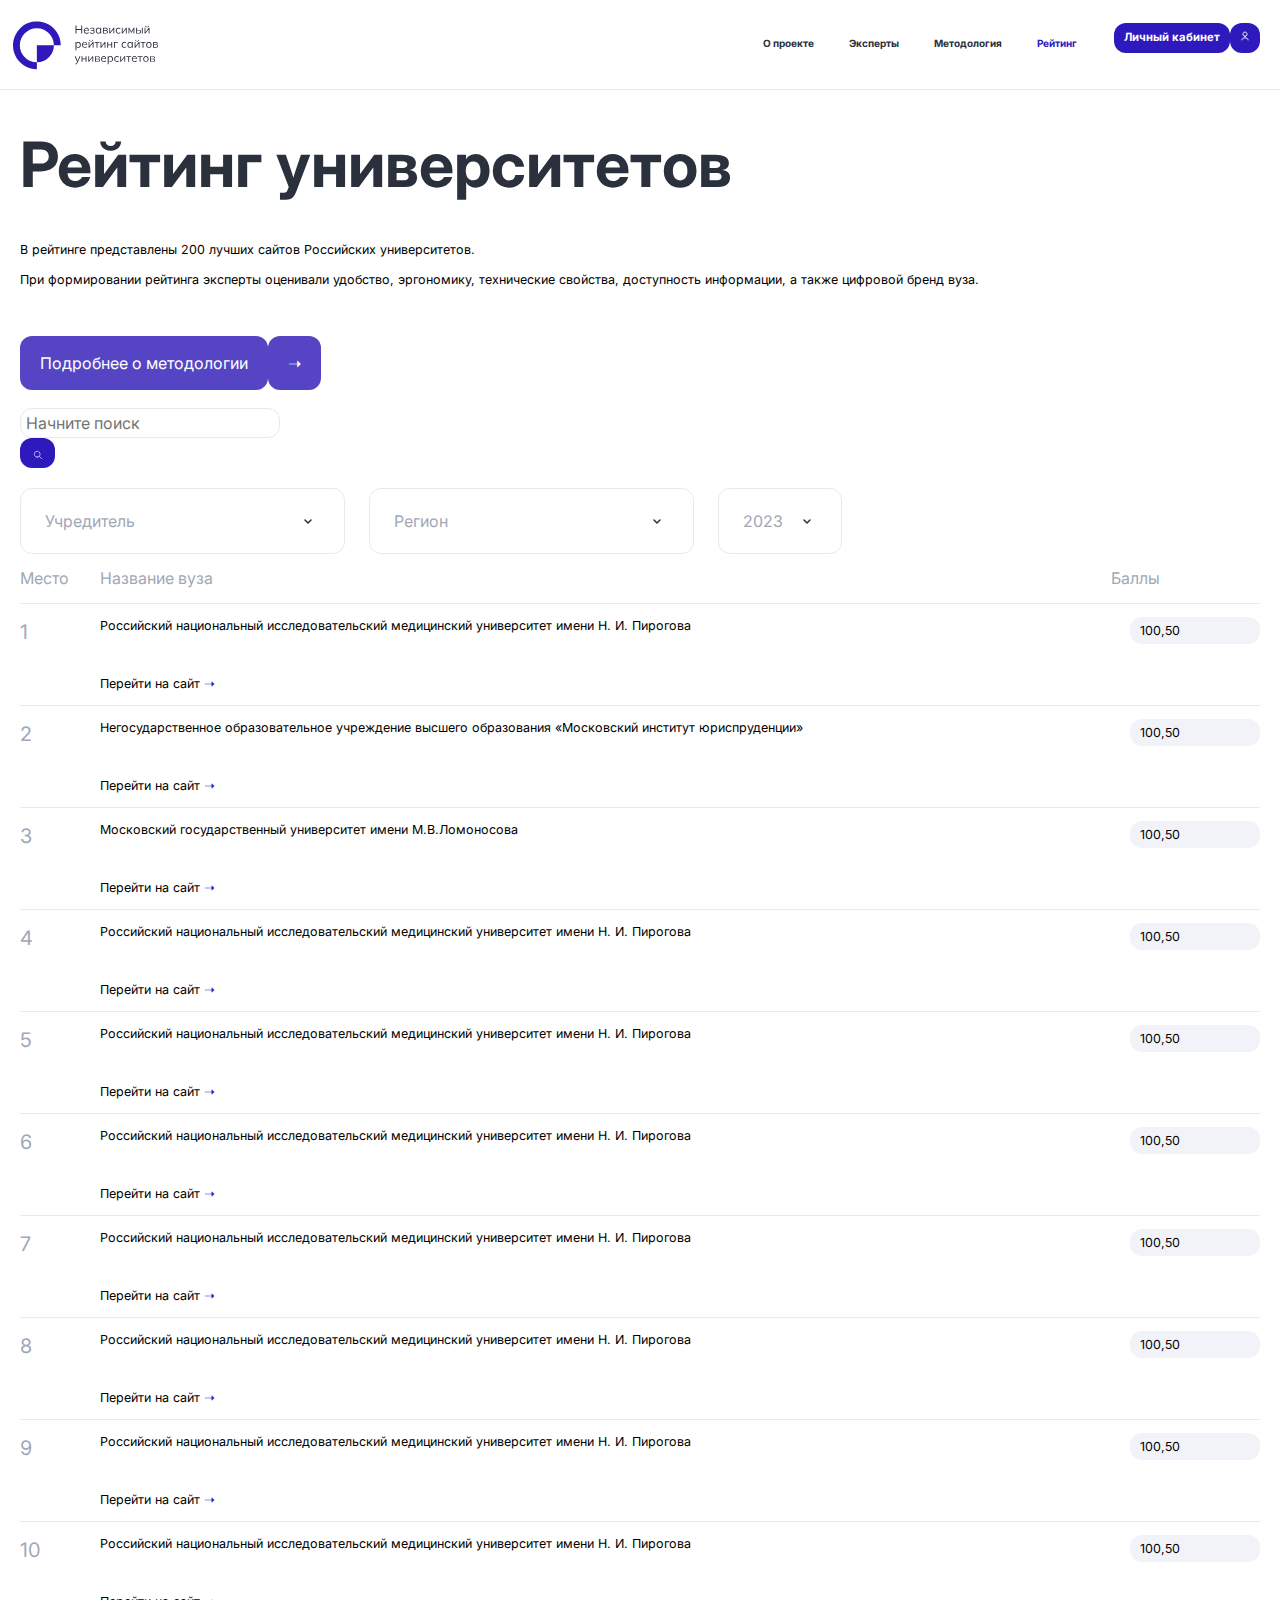
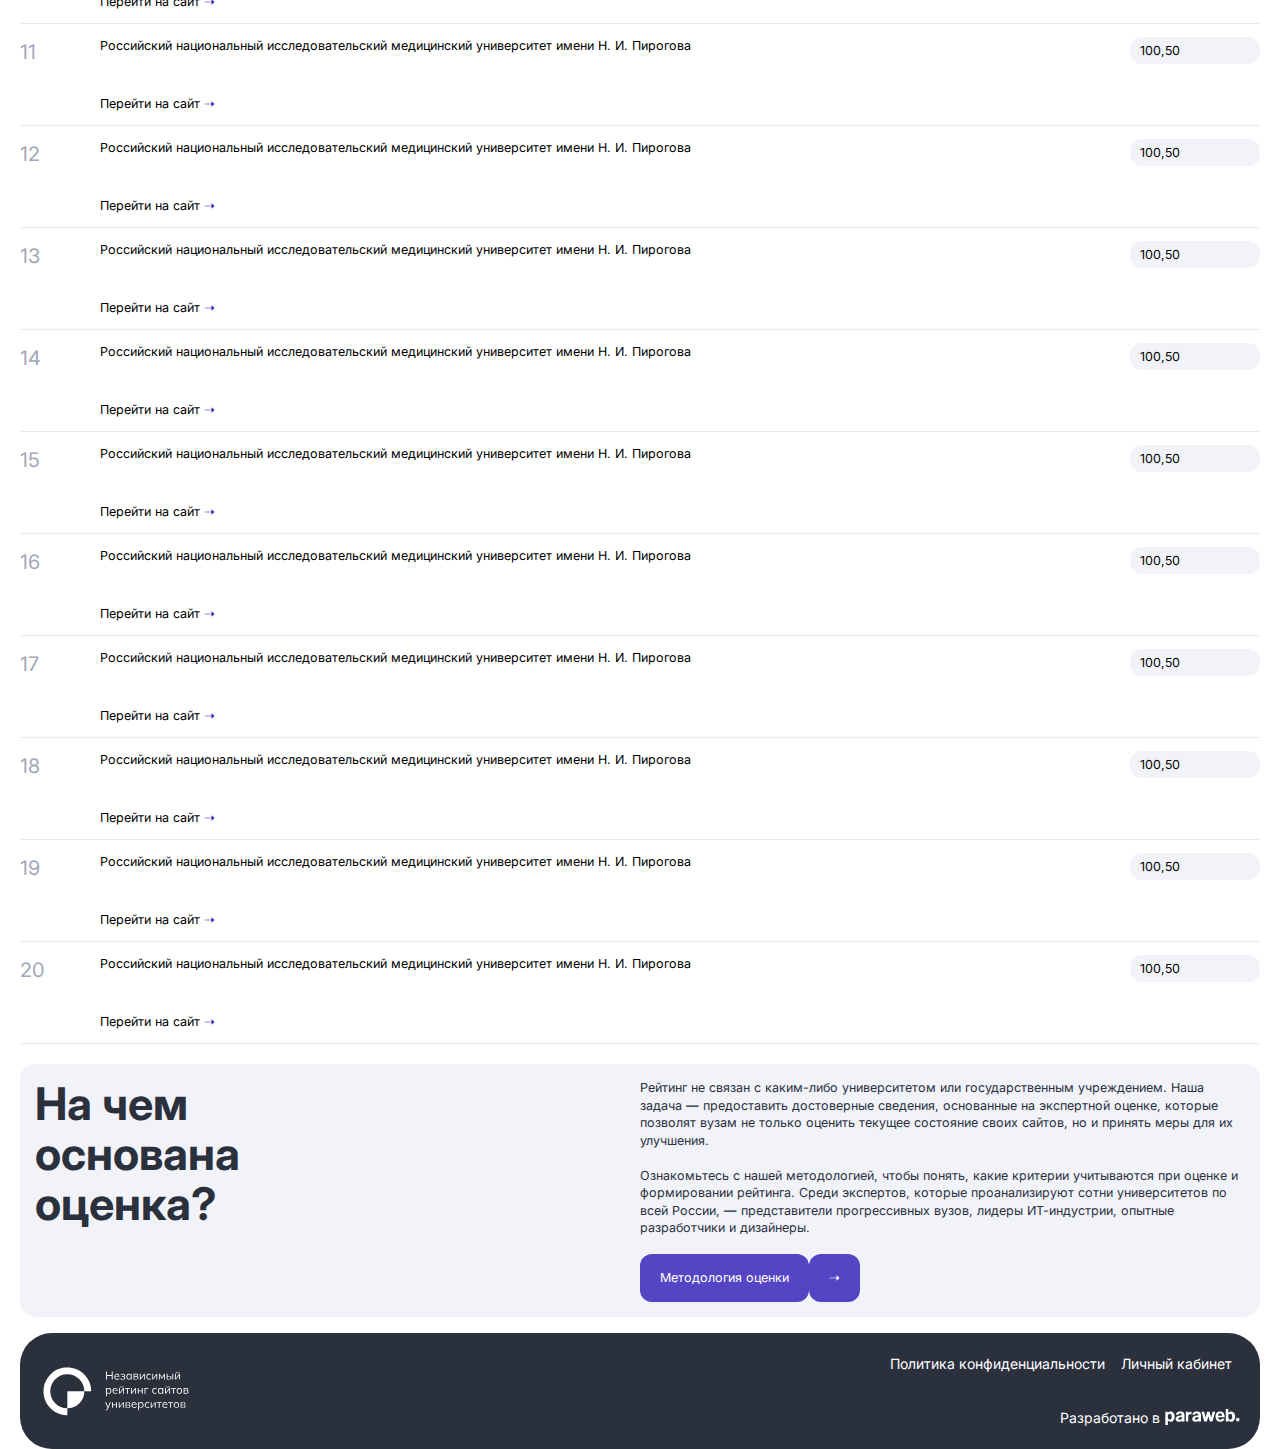
<file: rating.html>
<!doctype html>
<html>

<head>
  <title>Рейтинг НРСИ</title>
  <meta charset="UTF-8" />
  <meta name="viewport" content="width=device-width, initial-scale=1" />
  <link rel="stylesheet" href="css/pure-min.css" />
  <link rel="stylesheet" href="css/grids-responsive-min.css" />
  <link href="https://fonts.googleapis.com/css2?family=Inter&display=swap" rel="stylesheet" />
  <link rel="stylesheet" href="styles.css" />
  <script src="script.js"></script>
</head>

<body>

  <header style="border-bottom: 1px solid var(--border-color, #eaeaea);">
    <div class="topnav content-limiter">
      <img loading="lazy" src="img/nrsi_logo.svg" style="margin-top: 2rem;" id="logo" class="snap-to-grid" />
      <button class="h-navbar-icon hide-desktop" onclick="openNav()" style="margin-left: 8px; float: right; margin-top: 0.5rem;"><img src="img/menu.svg" /></button>
      <span id="auth" class="hide-mobile snap-to-grid"><button class="btn-excl">Личный кабинет</button><button class="btn-excl"><img src="img/user.svg" style="height: 1rem" /></button></span>
      <a style="color: #2D19BC" href="">Рейтинг</a>
      <a style="color: #2B303D;" href="">Методология</a>
      <a style="color: #2B303D;" href="">Эксперты</a>
      <a style="color: #2B303D;" href="./index.html">О проекте</a>
    </div>
  </header>

  <div class="content-limiter">
    <div class="snap-to-grid" style="margin-top: 4rem">
      <div>
        <h1>Рейтинг университетов</h1>
        <p>В рейтинге представлены 200 лучших сайтов Российских университетов.</p>
        <p>При формировании рейтинга эксперты оценивали удобство, эргономику, технические свойства, доступность информации, а также цифровой бренд вуза.</p>
        <div style="float: left; display: inline-flex; margin-top: 3.5rem" class="btn">
          <a class="btn-link" href="rating.html">Подробнее о методологии</a><a class="btn-link">➝</a>
        </div>
      </div>
    </div>

    <div class="snap-to-grid" style="margin-top: 12rem; display: grid; grid-template-columns: 32fr 1fr; gap: 0.5rem;">
      <form method="post" action="" id="searchform">
      <input class="search" id="searchfield" type="text" placeholder="Начните поиск" style="width: inherit; height: 1.75rem; padding: 0.5rem; display: flex;"></input>
      <button class="btn-icon" style="height: 3rem" type="submit"><img src="img/search.svg" style="height: 1rem"/></button>
      </form>
    </div>

    <button class="snap-to-grid hide-desktop" onclick="openNav1()" style="margin-top: 1rem; width: 93%; padding: 15px 20px; align-items: center; gap: 12px; border: 1px; border-radius: 12px; background: var(--element-color, #F1F3F9); display: flex;"><p>Фильтр ()</p><img style="margin-left: auto;" src="img/filter.svg"></button>

    <div class="dropdown snap-to-grid hide-mobile" style="margin-left: 2rem;">
      <button onclick="org()" class="dropbtn" style="margin-top: 2rem; display: flex; width: 325px; padding: 20px 24px; align-items: center; gap: 12px; border-radius: 12px; border: 1px solid var(--border-color, #EAEAEA); color: var(--text-color, #A2A7B6); background-color: var(--primary-color, #fff)">Учредитель<img src="img/caret-down.svg" style="height: 1rem; margin-left: auto; height: 24px; width: 24px;"></button>
      <div id="org" class="dropdown-content" style="width: 100%; ">
        <a href="#home">Lorem ipsum</a>
      </div>
    </div>
    <div class="dropdown snap-to-grid hide-mobile" style="margin-left: 0">
      <button onclick="reg()" class="dropbtn" style="margin-top: 2rem; display: flex; width: 325px; padding: 20px 24px; align-items: center; gap: 12px; border-radius: 12px; border: 1px solid var(--border-color, #EAEAEA); color: var(--text-color, #A2A7B6); background-color: var(--primary-color, #fff)">Регион<img src="img/caret-down.svg" style="height: 1rem; margin-left: auto; height: 24px; width: 24px;"></button>
      <div id="reg" class="dropdown-content" style="width: 100%;">
        <a href="#home">Lorem ipsum</a>
      </div>
    </div>
    <div id ="dropdown_year" class="dropdown snap-to-grid hide-mobile" style="margin-left: 0">
      <button onclick="year()" class="dropbtn" style="margin-top: 2rem; display: flex; width: 124px; padding: 20px 24px; align-items: center; gap: 12px; border-radius: 12px; border: 1px solid var(--border-color, #EAEAEA); color: var(--text-color, #A2A7B6); background-color: var(--primary-color, #fff)">2023<img src="img/caret-down.svg" style="height: 1rem; margin-left: auto; height: 24px; width: 24px;"></button>
      <div id="year" class="dropdown-content" style="width: 100%;">
        <a href="#home">Lorem ipsum</a>
      </div>
    </div>

  <div id="university_table" class="snap-to-grid hide-mobile" style="display: flex; flex-direction: column;">
   <div style="display: flex; align-items: flex-start; gap: 20px; flex-direction: row; border-bottom: 1px solid var(--border-color, #EAEAEA);"> 
    <p style="color: var(--text-dissabled-color, #A2A7B6); font-size: 16px; width: 6rem;">Место</p>
    <p style="color: var(--text-dissabled-color, #A2A7B6); font-size: 16px;">Название вуза</p>
    <p style="color: var(--text-dissabled-color, #A2A7B6); font-size: 16px; margin-left: auto; margin-right: 10rem;">Баллы</p>
  </div>
   <div style="display: flex; align-items: flex-start; gap: 20px; border-bottom: 1px solid var(--border-color, #EAEAEA);">
    <p style="color: var(--text-dissabled-color, #A2A7B6); gap: 2.5rem; font-size: 20px; width: 6rem;">1</p>
    <div style="display: flex; flex-direction: column; align-items: flex-start; gap: 16px; flex: 1 0 0; ">
    <p>Российский национальный исследовательский медицинский университет имени Н. И. Пирогова</p>
    <p>Перейти на сайт <span style="color: #2D19BC;">➝</span></p>
    </div>
    <p style="display: flex; width: 11rem; padding: 0.5rem 1rem; align-items: flex-start; gap: 10px; flex-shrink: 0; border-radius: 12px; background: var(--element-color, #F1F3F9);">100,50</p>
  </div>
  <div style="display: flex; align-items: flex-start; gap: 20px; border-bottom: 1px solid var(--border-color, #EAEAEA);">
    <p style="color: var(--text-dissabled-color, #A2A7B6); gap: 2.5rem; font-size: 20px; width: 6rem;">2</p>
    <div style="display: flex; flex-direction: column; align-items: flex-start; gap: 16px; flex: 1 0 0; ">
    <p>Негосударственное образовательное учреждение высшего образования «Московский институт юриспруденции»</p>
    <p>Перейти на сайт <span style="color: #2D19BC;">➝</span></p>
    </div>
    <p style="display: flex; width: 11rem; padding: 0.5rem 1rem; align-items: flex-start; gap: 10px; flex-shrink: 0; border-radius: 12px; background: var(--element-color, #F1F3F9);">100,50</p>
  </div>
  <div style="display: flex; align-items: flex-start; gap: 20px; border-bottom: 1px solid var(--border-color, #EAEAEA);">
    <p style="color: var(--text-dissabled-color, #A2A7B6); gap: 2.5rem; font-size: 20px; width: 6rem;">3</p>
    <div style="display: flex; flex-direction: column; align-items: flex-start; gap: 16px; flex: 1 0 0; ">
    <p>Московский государственный университет имени М.В.Ломоносова</p>
    <p>Перейти на сайт <span style="color: #2D19BC;">➝</span></p>
    </div>
    <p style="display: flex; width: 11rem; padding: 0.5rem 1rem; align-items: flex-start; gap: 10px; flex-shrink: 0; border-radius: 12px; background: var(--element-color, #F1F3F9);">100,50</p>
  </div>
  <div style="display: flex; align-items: flex-start; gap: 20px; border-bottom: 1px solid var(--border-color, #EAEAEA);">
    <p style="color: var(--text-dissabled-color, #A2A7B6); gap: 2.5rem; font-size: 20px; width: 6rem;">4</p>
    <div style="display: flex; flex-direction: column; align-items: flex-start; gap: 16px; flex: 1 0 0; ">
    <p>Российский национальный исследовательский медицинский университет имени Н. И. Пирогова</p>
    <p>Перейти на сайт <span style="color: #2D19BC;">➝</span></p>
    </div>
    <p style="display: flex; width: 11rem; padding: 0.5rem 1rem; align-items: flex-start; gap: 10px; flex-shrink: 0; border-radius: 12px; background: var(--element-color, #F1F3F9);">100,50</p>
  </div>
  <div style="display: flex; align-items: flex-start; gap: 20px; border-bottom: 1px solid var(--border-color, #EAEAEA);">
    <p style="color: var(--text-dissabled-color, #A2A7B6); gap: 2.5rem; font-size: 20px; width: 6rem;">5</p>
    <div style="display: flex; flex-direction: column; align-items: flex-start; gap: 16px; flex: 1 0 0; ">
    <p>Российский национальный исследовательский медицинский университет имени Н. И. Пирогова</p>
    <p>Перейти на сайт <span style="color: #2D19BC;">➝</span></p>
    </div>
    <p style="display: flex; width: 11rem; padding: 0.5rem 1rem; align-items: flex-start; gap: 10px; flex-shrink: 0; border-radius: 12px; background: var(--element-color, #F1F3F9);">100,50</p>
  </div>
  <div style="display: flex; align-items: flex-start; gap: 20px; border-bottom: 1px solid var(--border-color, #EAEAEA);">
    <p style="color: var(--text-dissabled-color, #A2A7B6); gap: 2.5rem; font-size: 20px; width: 6rem;">6</p>
    <div style="display: flex; flex-direction: column; align-items: flex-start; gap: 16px; flex: 1 0 0; ">
    <p>Российский национальный исследовательский медицинский университет имени Н. И. Пирогова</p>
    <p>Перейти на сайт <span style="color: #2D19BC;">➝</span></p>
    </div>
    <p style="display: flex; width: 11rem; padding: 0.5rem 1rem; align-items: flex-start; gap: 10px; flex-shrink: 0; border-radius: 12px; background: var(--element-color, #F1F3F9);">100,50</p>
  </div>
  <div style="display: flex; align-items: flex-start; gap: 20px; border-bottom: 1px solid var(--border-color, #EAEAEA);">
    <p style="color: var(--text-dissabled-color, #A2A7B6); gap: 2.5rem; font-size: 20px; width: 6rem;">7</p>
    <div style="display: flex; flex-direction: column; align-items: flex-start; gap: 16px; flex: 1 0 0; ">
    <p>Российский национальный исследовательский медицинский университет имени Н. И. Пирогова</p>
    <p>Перейти на сайт <span style="color: #2D19BC;">➝</span></p>
    </div>
    <p style="display: flex; width: 11rem; padding: 0.5rem 1rem; align-items: flex-start; gap: 10px; flex-shrink: 0; border-radius: 12px; background: var(--element-color, #F1F3F9);">100,50</p>
  </div>
  <div style="display: flex; align-items: flex-start; gap: 20px; border-bottom: 1px solid var(--border-color, #EAEAEA);">
    <p style="color: var(--text-dissabled-color, #A2A7B6); gap: 2.5rem; font-size: 20px; width: 6rem;">8</p>
    <div style="display: flex; flex-direction: column; align-items: flex-start; gap: 16px; flex: 1 0 0; ">
    <p>Российский национальный исследовательский медицинский университет имени Н. И. Пирогова</p>
    <p>Перейти на сайт <span style="color: #2D19BC;">➝</span></p>
    </div>
    <p style="display: flex; width: 11rem; padding: 0.5rem 1rem; align-items: flex-start; gap: 10px; flex-shrink: 0; border-radius: 12px; background: var(--element-color, #F1F3F9);">100,50</p>
  </div>
  <div style="display: flex; align-items: flex-start; gap: 20px; border-bottom: 1px solid var(--border-color, #EAEAEA);">
    <p style="color: var(--text-dissabled-color, #A2A7B6); gap: 2.5rem; font-size: 20px; width: 6rem;">9</p>
    <div style="display: flex; flex-direction: column; align-items: flex-start; gap: 16px; flex: 1 0 0; ">
    <p>Российский национальный исследовательский медицинский университет имени Н. И. Пирогова</p>
    <p>Перейти на сайт <span style="color: #2D19BC;">➝</span></p>
    </div>
    <p style="display: flex; width: 11rem; padding: 0.5rem 1rem; align-items: flex-start; gap: 10px; flex-shrink: 0; border-radius: 12px; background: var(--element-color, #F1F3F9);">100,50</p>
  </div>
  <div style="display: flex; align-items: flex-start; gap: 20px; border-bottom: 1px solid var(--border-color, #EAEAEA);">
    <p style="color: var(--text-dissabled-color, #A2A7B6); gap: 2.5rem; font-size: 20px; width: 6rem;">10</p>
    <div style="display: flex; flex-direction: column; align-items: flex-start; gap: 16px; flex: 1 0 0; ">
    <p>Российский национальный исследовательский медицинский университет имени Н. И. Пирогова</p>
    <p>Перейти на сайт <span style="color: #2D19BC;">➝</span></p>
    </div>
    <p style="display: flex; width: 11rem; padding: 0.5rem 1rem; align-items: flex-start; gap: 10px; flex-shrink: 0; border-radius: 12px; background: var(--element-color, #F1F3F9);">100,50</p>
  </div>
  <div style="display: flex; align-items: flex-start; gap: 20px; border-bottom: 1px solid var(--border-color, #EAEAEA);">
    <p style="color: var(--text-dissabled-color, #A2A7B6); gap: 2.5rem; font-size: 20px; width: 6rem;">11</p>
    <div style="display: flex; flex-direction: column; align-items: flex-start; gap: 16px; flex: 1 0 0; ">
    <p>Российский национальный исследовательский медицинский университет имени Н. И. Пирогова</p>
    <p>Перейти на сайт <span style="color: #2D19BC;">➝</span></p>
    </div>
    <p style="display: flex; width: 11rem; padding: 0.5rem 1rem; align-items: flex-start; gap: 10px; flex-shrink: 0; border-radius: 12px; background: var(--element-color, #F1F3F9);">100,50</p>
  </div>
  <div style="display: flex; align-items: flex-start; gap: 20px; border-bottom: 1px solid var(--border-color, #EAEAEA);">
    <p style="color: var(--text-dissabled-color, #A2A7B6); gap: 2.5rem; font-size: 20px; width: 6rem;">12</p>
    <div style="display: flex; flex-direction: column; align-items: flex-start; gap: 16px; flex: 1 0 0; ">
    <p>Российский национальный исследовательский медицинский университет имени Н. И. Пирогова</p>
    <p>Перейти на сайт <span style="color: #2D19BC;">➝</span></p>
    </div>
    <p style="display: flex; width: 11rem; padding: 0.5rem 1rem; align-items: flex-start; gap: 10px; flex-shrink: 0; border-radius: 12px; background: var(--element-color, #F1F3F9);">100,50</p>
  </div>
  <div style="display: flex; align-items: flex-start; gap: 20px; border-bottom: 1px solid var(--border-color, #EAEAEA);">
    <p style="color: var(--text-dissabled-color, #A2A7B6); gap: 2.5rem; font-size: 20px; width: 6rem;">13</p>
    <div style="display: flex; flex-direction: column; align-items: flex-start; gap: 16px; flex: 1 0 0; ">
    <p>Российский национальный исследовательский медицинский университет имени Н. И. Пирогова</p>
    <p>Перейти на сайт <span style="color: #2D19BC;">➝</span></p>
    </div>
    <p style="display: flex; width: 11rem; padding: 0.5rem 1rem; align-items: flex-start; gap: 10px; flex-shrink: 0; border-radius: 12px; background: var(--element-color, #F1F3F9);">100,50</p>
  </div>
  <div style="display: flex; align-items: flex-start; gap: 20px; border-bottom: 1px solid var(--border-color, #EAEAEA);">
    <p style="color: var(--text-dissabled-color, #A2A7B6); gap: 2.5rem; font-size: 20px; width: 6rem;">14</p>
    <div style="display: flex; flex-direction: column; align-items: flex-start; gap: 16px; flex: 1 0 0; ">
    <p>Российский национальный исследовательский медицинский университет имени Н. И. Пирогова</p>
    <p>Перейти на сайт <span style="color: #2D19BC;">➝</span></p>
    </div>
    <p style="display: flex; width: 11rem; padding: 0.5rem 1rem; align-items: flex-start; gap: 10px; flex-shrink: 0; border-radius: 12px; background: var(--element-color, #F1F3F9);">100,50</p>
  </div>
  <div style="display: flex; align-items: flex-start; gap: 20px; border-bottom: 1px solid var(--border-color, #EAEAEA);">
    <p style="color: var(--text-dissabled-color, #A2A7B6); gap: 2.5rem; font-size: 20px; width: 6rem;">15</p>
    <div style="display: flex; flex-direction: column; align-items: flex-start; gap: 16px; flex: 1 0 0; ">
    <p>Российский национальный исследовательский медицинский университет имени Н. И. Пирогова</p>
    <p>Перейти на сайт <span style="color: #2D19BC;">➝</span></p>
    </div>
    <p style="display: flex; width: 11rem; padding: 0.5rem 1rem; align-items: flex-start; gap: 10px; flex-shrink: 0; border-radius: 12px; background: var(--element-color, #F1F3F9);">100,50</p>
  </div>
  <div style="display: flex; align-items: flex-start; gap: 20px; border-bottom: 1px solid var(--border-color, #EAEAEA);">
    <p style="color: var(--text-dissabled-color, #A2A7B6); gap: 2.5rem; font-size: 20px; width: 6rem;">16</p>
    <div style="display: flex; flex-direction: column; align-items: flex-start; gap: 16px; flex: 1 0 0; ">
    <p>Российский национальный исследовательский медицинский университет имени Н. И. Пирогова</p>
    <p>Перейти на сайт <span style="color: #2D19BC;">➝</span></p>
    </div>
    <p style="display: flex; width: 11rem; padding: 0.5rem 1rem; align-items: flex-start; gap: 10px; flex-shrink: 0; border-radius: 12px; background: var(--element-color, #F1F3F9);">100,50</p>
  </div>
  <div style="display: flex; align-items: flex-start; gap: 20px; border-bottom: 1px solid var(--border-color, #EAEAEA);">
    <p style="color: var(--text-dissabled-color, #A2A7B6); gap: 2.5rem; font-size: 20px; width: 6rem;">17</p>
    <div style="display: flex; flex-direction: column; align-items: flex-start; gap: 16px; flex: 1 0 0; ">
    <p>Российский национальный исследовательский медицинский университет имени Н. И. Пирогова</p>
    <p>Перейти на сайт <span style="color: #2D19BC;">➝</span></p>
    </div>
    <p style="display: flex; width: 11rem; padding: 0.5rem 1rem; align-items: flex-start; gap: 10px; flex-shrink: 0; border-radius: 12px; background: var(--element-color, #F1F3F9);">100,50</p>
  </div>
  <div style="display: flex; align-items: flex-start; gap: 20px; border-bottom: 1px solid var(--border-color, #EAEAEA);">
    <p style="color: var(--text-dissabled-color, #A2A7B6); gap: 2.5rem; font-size: 20px; width: 6rem;">18</p>
    <div style="display: flex; flex-direction: column; align-items: flex-start; gap: 16px; flex: 1 0 0; ">
    <p>Российский национальный исследовательский медицинский университет имени Н. И. Пирогова</p>
    <p>Перейти на сайт <span style="color: #2D19BC;">➝</span></p>
    </div>
    <p style="display: flex; width: 11rem; padding: 0.5rem 1rem; align-items: flex-start; gap: 10px; flex-shrink: 0; border-radius: 12px; background: var(--element-color, #F1F3F9);">100,50</p>
  </div>
  <div style="display: flex; align-items: flex-start; gap: 20px; border-bottom: 1px solid var(--border-color, #EAEAEA);">
    <p style="color: var(--text-dissabled-color, #A2A7B6); gap: 2.5rem; font-size: 20px; width: 6rem;">19</p>
    <div style="display: flex; flex-direction: column; align-items: flex-start; gap: 16px; flex: 1 0 0; ">
    <p>Российский национальный исследовательский медицинский университет имени Н. И. Пирогова</p>
    <p>Перейти на сайт <span style="color: #2D19BC;">➝</span></p>
    </div>
    <p style="display: flex; width: 11rem; padding: 0.5rem 1rem; align-items: flex-start; gap: 10px; flex-shrink: 0; border-radius: 12px; background: var(--element-color, #F1F3F9);">100,50</p>
  </div>
  <div style="display: flex; align-items: flex-start; gap: 20px; border-bottom: 1px solid var(--border-color, #EAEAEA);">
    <p style="color: var(--text-dissabled-color, #A2A7B6); gap: 2.5rem; font-size: 20px; width: 6rem;">20</p>
    <div style="display: flex; flex-direction: column; align-items: flex-start; gap: 16px; flex: 1 0 0; ">
    <p>Российский национальный исследовательский медицинский университет имени Н. И. Пирогова</p>
    <p>Перейти на сайт <span style="color: #2D19BC;">➝</span></p>
    </div>
    <p style="display: flex; width: 11rem; padding: 0.5rem 1rem; align-items: flex-start; gap: 10px; flex-shrink: 0; border-radius: 12px; background: var(--element-color, #F1F3F9);">100,50</p>
  </div>
  </div>
    

 <div class="hide-desktop"> 
  <button class="accordion" style="color: var(--text-dissabled-color, #A2A7B6); font-size: 16px;">1 <br /> <span style="color: #2b303d;"><p>Российский национальный исследовательский медицинский университет имени Н. И. Пирогова</p></span></button>
  <div class="panel" style="display: flex; flex-direction: column;"> 
    <p style="color: var(--text-dissabled-color, #A2A7B6); font-size: 16px; margin-right: auto; margin-top: 0;">Баллы</p>
    <p style="display: flex; width: 9rem; margin-top: 0; padding: 0.5rem 1rem; align-items: flex-start; gap: 10px; flex-shrink: 0; border-radius: 12px; background: var(--element-color, #F1F3F9);">100,50</p>
    <p style="color: var(--text-dissabled-color, #A2A7B6); font-size: 16px; margin-right: auto; margin-top: 0;">Сайт</p>
    <p style=" margin-top: 0;">Перейти на сайт <span style="color: #2D19BC;">➝</span></p>
   </div>
  </div>

  

  <div class="pure-g snap-to-grid" style="background: var(--element-color, #F1F3F9); border-radius: 1.5rem; padding: 1.5rem; margin-top: 2rem">
    <div class="pure-u-1 pure-u-md-1-2">
      <h2 style="font-family: Inter; margin: inherit; color: var(--text-color, #2B303D);">На чем <br /> основана <br /> оценка?</h2>
    </div>
    <div class="pure-u-1 pure-u-md-1-2 text block-padding">Рейтинг не связан с каким-либо университетом или государственным учреждением. Наша задача — предоставить достоверные сведения, основанные на экспертной оценке, которые позволят
      вузам не только
      оценить
      текущее состояние своих сайтов, но и принять меры для их улучшения.
      <br /> <br /> Ознакомьтесь с нашей методологией, чтобы понять, какие критерии учитываются при оценке и формировании рейтинга. Среди экспертов, которые проанализируют сотни университетов по всей России, — представители
      прогрессивных
      вузов, лидеры ИТ-индустрии, опытные разработчики и дизайнеры.
      <br /><br />
      <div style="display: flex;" class="btn"><a class="btn-link" href="rating.html">Методология оценки</a><a class="btn-link">➝</a></div>
    </div>
  </div>
  </div>
  <footer class="content-limiter">
    <div id="footer-flex" class="snap-to-grid hide-mobile" style="display: flex; justify-content: space-between; border-radius: 32px; background-color: var(--text-color, #2b303d); margin-top: 16px; padding: 2rem;">
      <img loading="lazy" id="logo" src="img/nrsi_logo_white.svg" class="snap-to-grid" style="width: 100%; overflow: hidden; max-width: 16rem; margin: auto 0;" />
      <div>
        <div style="gap: 8px; display: flex; align-items: flex-start;">
          <a href="privacy-policy" style="color: var(--text-contrast-color, #fff); font: 400 14px/157% Inter, sans-serif; text-decoration: none;">Политика конфиденциальности</a><br />
          <a href="account" style="color: var(--text-contrast-color, #fff); font: 400 14px/157% Inter, sans-serif; text-decoration: none;">Личный кабинет</a><br />
        </div>
        <div style="color: var(--text-contrast-color, #fff); margin-top: 3rem; align-self: left; white-space: nowrap; font: 400 14px/157% Inter, sans-serif; float: right">Разработано в <img loading="lazy" src="img/paraweb.svg"
            style="margin-left: 0.125rem; transform: translate(0px,0.2rem);" /></div>
      </div>
    </div>

    <div id="footer-flex" class="snap-to-grid hide-desktop" style="display: flex; justify-content: space-between; border-radius: 32px; background-color: var(--text-color, #2b303d); margin-top: 16px; padding: 2rem;">
      <img loading="lazy" src="img/nrsi_logo_white.svg" class="snap-to-grid" style="width: 100%; overflow: hidden; max-width: 16rem; margin: auto 0;"/>
      <div>
        <div style="gap: 8px; margin-top: 2.5rem; line-height: 3rem;">
          <a href="privacy-policy" style="color: var(--text-contrast-color, #fff); font: 400 14px/157% Inter, sans-serif; text-decoration: none;">Политика конфиденциальности</a><br />
          <a href="account" style="color: var(--text-contrast-color, #fff); font: 400 14px/157% Inter, sans-serif; text-decoration: none;">Личный кабинет</a><br />
        </div>
        <div style="color: var(--text-contrast-color, #fff); margin-top: 1.5rem; white-space: nowrap; font: 400 14px/157% Inter, sans-serif; float: left;">Разработано в <img loading="lazy" src="img/paraweb.svg"
            style="margin-left: 0.125rem; transform: translate(0px,0.2rem);" /></div>
      </div>
    </div>
  </footer>
  <!--Умница, залез в код и нашёл комментарий. Доволен собой? :)-->
  <div id="filternav" class="overlay">
    <div class="snap-to-grid">
      <span style="display: flex;"><h2>Фильтр</h2><a href="javascript:void(0)" class="curtain-button-white" style="margin-top: 1.5rem; margin-left: auto;" onclick="closeNav1()"> <img src="img/close.svg" /></a></span>
      <div style="border-bottom: 1px solid var(--border-color, #eaeaea);">
      <button class="accordion" >Учредитель ()</button>
      <div class="panel" style="margin-top: 1rem;">
        <label class="container">Центральный федеральный округ
          <input type="checkbox">
          <span class="checkmark"></span>
        </label>
        <label class="container">Северо-западный федерльный округ
          <input type="checkbox">
          <span class="checkmark"></span>
        </label>
        <label class="container">Южный федеральный округ
          <input type="checkbox">
          <span class="checkmark"></span>
        </label>
        <label class="container">Северо-Кавказский федеральный округ
          <input type="checkbox">
          <span class="checkmark"></span>
        </label>
        <label class="container">Приволжский федеральный округ
          <input type="checkbox">
          <span class="checkmark"></span>
        </label>
        <label class="container">Уральский федеральный округ
          <input type="checkbox">
          <span class="checkmark"></span>
        </label>
        <label class="container">Сибирский федеральный округ
          <input type="checkbox">
          <span class="checkmark"></span>
        </label>
        <label class="container">Дальневосточный федеральный округ
          <input type="checkbox">
          <span class="checkmark"></span>
        </label>
        
      </div>
      </div>
      <div style="margin-top: 1rem; border-bottom: 1px solid var(--border-color, #eaeaea);">
      <button class="accordion">Регион()</button>
      <div class="panel">
        <label class="container">Центральный федеральный округ
          <input type="checkbox">
          <span class="checkmark"></span>
        </label>
        <label class="container">Северо-западный федерльный округ
          <input type="checkbox">
          <span class="checkmark"></span>
        </label>
        <label class="container">Южный федеральный округ
          <input type="checkbox">
          <span class="checkmark"></span>
        </label>
        <label class="container">Северо-Кавказский федеральный округ
          <input type="checkbox">
          <span class="checkmark"></span>
        </label>
        <label class="container">Приволжский федеральный округ
          <input type="checkbox">
          <span class="checkmark"></span>
        </label>
        <label class="container">Уральский федеральный округ
          <input type="checkbox">
          <span class="checkmark"></span>
        </label>
        <label class="container">Сибирский федеральный округ
          <input type="checkbox">
          <span class="checkmark"></span>
        </label>
        <label class="container">Дальневосточный федеральный округ
          <input type="checkbox">
          <span class="checkmark"></span>
        </label>
      </div>
      </div>
      <div style="margin-top: 1rem; border-bottom: 1px solid var(--border-color, #eaeaea);">
      <button class="accordion">Год</button>
      <div class="panel">
        <label class="container">Центральный федеральный округ
          <input type="checkbox">
          <span class="checkmark"></span>
        </label>
        <label class="container">Северо-западный федерльный округ
          <input type="checkbox">
          <span class="checkmark"></span>
        </label>
        <label class="container">Южный федеральный округ
          <input type="checkbox">
          <span class="checkmark"></span>
        </label>
        <label class="container">Северо-Кавказский федеральный округ
          <input type="checkbox">
          <span class="checkmark"></span>
        </label>
        <label class="container">Приволжский федеральный округ
          <input type="checkbox">
          <span class="checkmark"></span>
        </label>
        <label class="container">Уральский федеральный округ
          <input type="checkbox">
          <span class="checkmark"></span>
        </label>
        <label class="container">Сибирский федеральный округ
          <input type="checkbox">
          <span class="checkmark"></span>
        </label>
        <label class="container">Дальневосточный федеральный округ
          <input type="checkbox">
          <span class="checkmark"></span>
        </label>
      </div>
    </div>
    </div>
  </div>

  <div id="ratenav" class="overlay1">
    <div class="snap-to-grid">
      <div style="border-bottom: 1px solid var(--border-color, #332688); padding-bottom: 1rem;">
      <img loading="lazy" style="padding-top: 1rem" src="img/nrsi_logo_white.svg" id="logo" />
      <a href="javascript:void(0)" class="curtain-button" style="padding: 0.2rem; float: right" onclick="closeNav()"> <img src="img/close.svg" /></a>
      </div>
      <div style="display: flex; flex-direction: column; padding-top: 2rem;">
        <h2 style="line-height: 1rem!important"><a href="#" style="text-decoration: none; color: white">О проекте</a></h2>
        <h2 style="line-height: 1rem!important"><a href="#" style="text-decoration: none; color: white">Эксперты</a></h2>
        <h2 style="line-height: 1rem!important"><a href="#" style="text-decoration: none; color: white">Методология</a></h2>
        <h2 style="line-height: 1rem!important"><a href="rating.html" style="text-decoration: none; color: white">Рейтинг</a></h2>
        <p>
          <span id="auth"><button class="btn-excl" style="background-color: #5545c5;">Личный кабинет</button><button class="btn-excl" style="background-color: #5545c5;"><img src="img/user.svg" style="height: 1rem" /></button></span>
        </p>
      </div>
    </div>
  </div>

  <script>
  var acc = document.getElementsByClassName("accordion");
  var i;
  
  for (i = 0; i < acc.length; i++) {
    acc[i].addEventListener("click", function() {
      this.classList.toggle("active");
      var panel = this.nextElementSibling;
      if (panel.style.maxHeight) {
        panel.style.maxHeight = null;
      } else {
        panel.style.maxHeight = panel.scrollHeight + "px";
      } 
    });
  }

  $("#searchform input[type='submit']").click(function() {
    input = $("#searchfield").val();

    $.ajax({
        type: "POST",
        url: "/rating",
        data: input,
        success: function(result) {
            $("#university_table").html(result).show();
        },
        error: function(result){
            $("#university_table").html(result).show();
        }
    });

    return false;
  });
  </script>
</body>
</html>
</file>
<file: styles.css>
.transition-disabled * {
  transition: none !important; /* stylelint-disable-line declaration-no-important */
}

.hidden,
[hidden] {
  display: none !important; /* stylelint-disable-line declaration-no-important */
}

*.disabled {
  cursor: not-allowed;
  opacity: 0.33;
}

html,
body {
  -webkit-font-smoothing: antialiased;
  -moz-osx-font-smoothing: grayscale;
  min-height: 100vh;
  margin: 0;
}

html {
  font-size: 62.5%;
  background: #fff;
}

@media screen and (max-width: 767px) {
  html {
    font-size: calc(10px 13 * (100vw - 375px) / 447);
  }
}

@media screen and (min-width: 768px) and (max-width: 1023px) {
  html {
    font-size: calc(10px 4 * (100vw - 768px) / 255);
  }
}

@media (min-width: 1024px) and (max-width: 1360px) {
  html {
    font-size: calc(8px 2 * (100vw - 1024px) / 336);
  }
}

body {
  font-size: 1.6rem;
}

body,
h1,
h2,
h3,
h4,
h5,
h6 {
  font-family: "Inter", sans-serif;
}

@media (min-width: 767px) {
  .hide-desktop {
    display: none!important;
  }
}

@media (max-width: 877px) {
  #dropdown_year {
    margin-left: 2rem!important;
  }
}

a {
  text-decoration: none;
}

body,
html {
  height: 100%;
  line-height: 1.5;
  background-color: #ffffff;
}

h1 {
  font-family: Inter;
  font-size: 6.25rem;
  font-style: bold;
  line-height: 6.75rem;
  color: var(--text-color, #2B303D);
}

h2 {
  font-family: Inter;
  font-size: 4.5rem;
  font-style: bold;
  line-height: 5rem;
  color: var(--text-color, #2B303D);
}

.snap-to-grid {
  margin-left: 2rem;
  margin-right: 2rem;
}

.content-limiter {
  max-width: 140rem;
  margin-right: auto;
  margin-left: auto;
}

#logo {
  height: 5rem;
  margin: 1.25rem;
}

header {
  border-bottom: 1px solid var(--border-color, #332688);
  gap: 1rem;
}

header-trans {
  border-bottom: 1px solid var(--border-color, #eaeaea);
  background-color: var(--app-bg, #fff);
  gap: 1rem;
}

html {
  font-size: 10px 
}

.btn-excl {
  color: #fff;
  border-radius: 12px;
  background-color: #2d19bc;
  padding: 0.75rem 2rem;
  height: 4rem;
  font-family: Inter;
  font-size: 1.125rem;
  font-style: normal;
  font-weight: bolder;
  line-height: 1.25rem;
  border: 1px;
}

.btn-icon {
  color: #fff;
  border-radius: 12px;
  background-color: #2d19bc;
  padding: 0.75rem 1.25rem;
  height: 4rem;
  border: 1px;
}

#auth .btn-excl {
  color: #fff;
  border-radius: 12px;
  background-color: #2d19bc;
  padding: 0.75rem 1rem;
  height: 3rem;
  font-family: Inter;
  font-size: 1.125rem;
  font-style: normal;
  font-weight: bolder;
  line-height: 1.25rem;
  border: 1px;
}

.topnav {
  overflow: hidden;
}

/* Style the links inside the navigation bar */
.topnav a {
  float: right;
  color: #fff;
  text-align: center;
  padding: 3.75rem 1.75rem;
  text-decoration: none;
  font-family: Inter;
  font-size: 1rem;
  font-weight: bolder;
  line-height: 1rem;
}

.topnav-trans  a {
  float: right;
  text-align: center;
  padding: 3.25rem 1.75rem;
  text-decoration: none;
  font-family: Inter;
  font-size: 1rem;
  font-weight: bolder;
  line-height: 1rem;
}

/* Change the color of links on hover */
.topnav-trans a:hover {
  color: #2D19BC;
  transition: color 1s;
}

.topnav span {
  float: right;
  margin-top: 2.25rem;
}

.panel {
  padding: 0 18px;
  background-color: white;
  max-height: 0;
  overflow: hidden;
  transition: max-height 0.2s ease-out;
}

.accordion:after {
  color: #777;
  font-weight: bold;
  float: right;
  margin-left: 5px;
}

.accordion {
  background-color: #fff;
  color: #2B303D;
  padding: 18px;
  cursor: pointer;
  width: 100%;
  border: none;
  text-align: left;
  outline: none;
  font-size: 16px;
  transition: 0.4s;
}

.h-navbar-icon {
  color: var(--text-contrast-color, #fff);
  border-radius: 12px;
  background-color: var(--primary-color, #FFFFFF);
  padding: 0.75rem 1rem;
  min-height: 3rem;
  font: 500 16px/100% Inter, sans-serif;
  border: 1px;
  max-width: 600px;
}

#un {
  height: 5.5rem; 
  width: 16rem; 
  display: inline-flex;
}

.info {
  display: grid;
  justify-content: space-between;
  align-items: center;
  border-top: 1px solid var(--border-color, #ffffff26);
  bottom: 0;
  left: 0;
  right: 0;
  position: absolute;
}

.overlay {
  height: 0%;
  width: 100%;
  position: fixed;
  z-index: 1;
  top: 0;
  left: 0;
  background: white;
  overflow-x: hidden;
  transition: 0.5s;
}

.curtain-button-white {
  display: flex;
  width: 40px;
  height: 40px;
  padding: 0.5rem;
  justify-content: center;
  align-items: center;
  border-radius: 12px;
  background: var(--text-contrast-color, #F1F3F9);
}

.overlay1 {
  height: 0%;
  width: 100%;
  position: fixed;
  z-index: 1;
  top: 0;
  left: 0;
  background: linear-gradient(155deg, rgba(15, 0, 114, 1) 0%, rgba(23, 13, 93, 1) 22%, rgba(57, 41, 168, 1) 62%, rgba(44, 24, 186, 1) 100%);
  overflow-x: hidden;
  transition: 0.5s;
}

.curtain-button {
  display: flex;
  width: 40px;
  height: 40px;
  margin-top: 1.5rem;
  justify-content: center;
  align-items: center;
  border-radius: 12px;
  background: var(--text-contrast-color, #FFF);
}

.btn>a:hover {
  background: linear-gradient(135deg, rgba(48,27,195,1) 5%, rgba(24,7,135,1) 100%);
}

.btn>a:hover~a {
  background: linear-gradient(135deg, rgba(24,7,135,1) 0%, rgba(15,0,114,1) 100%);
}

.btn>a:hover prev {
  background: linear-gradient(135deg, rgba(48, 27, 195, 1) 5%, rgba(24, 7, 135, 1) 100%);;
}

@media (max-width: 767px) {
  .hide-mobile {
    display: none!important;
  }
  .btn-link {
    padding: 1rem 1.5rem!important;
    font-size: 1rem!important;
  }

  header {
    padding: 1rem;
  }

  #footer-flex {
    flex-direction: column;
  }

  header .topnav {
    margin-left: 0rem;
    margin-right: 0rem;
  }

  #logo {
    height: 3.5rem;
    margin-top: 0.5rem!important;
    margin-left: 0rem;
    margin-bottom: 0rem;
  }

  .snap-to-grid {
    margin-left: 1rem;
    margin-right: 1rem;
  }

  .topnav a {
    display: none;
  }

  h1 {
    font-family: Inter;
    font-size: 2.75rem;
    font-style: bolder;
    line-height: 3.25rem;
  }

  h2 {
    font-family: Inter;
    font-size: 2.375rem;
    font-style: bold;
    line-height: 2.875rem;
    color: var(--text-color, #2B303D);
  }

  .btn-excl {
    font-size: 1rem;
  }

  html,
  p {
    font-family: Inter;
    font-size: 1rem;
    font-style: normal;
    font-weight: 400;
    line-height: 1.5rem;
  }


  footer {
    width: inherit !important;
    flex-direction: column;
    align-items: flex-start;
    gap: 40px;
    padding: 1rem !important;
  }

  .main-container {
    width: inherit !important;
    flex-direction: column;
    align-items: flex-start;
    gap: 40px;
    padding: 1rem !important;
  }

  #p1 {
    padding: 1rem !important;
    width: inherit !important;
  }

  #b1 {
    width: inherit !important;
    border-top: 1px solid var(--border-color, #ffffff26) !important;
    border-right: 0px !important;
    align-self: center !important;
  }

  #un {
    align-self: center !important;
    height: 4rem; 
    width: 12rem; 
  }

  .info {
    padding-left: 0rem !important;
    border-top: 0px !important;
    justify-content: center !important;
    flex-direction: row-reverse;
    font-family: Inter;
    font-size: 16px;
    font-style: normal;
    font-weight: 400;
    line-height: 24px;
    display: inline-flex;
    flex-direction: column-reverse;
    align-items: flex-start;
    position: absolute;
    bottom: 0;
    left: 0;
    right: 0;
  }

  .block-padding {
    padding-top: 2.5rem
  }
}

@media (min-width: 767px) {
  .hide-desktop {
    display: none;
  }
}

.btn-link {
  background-color: #5545c5;
  color: #fff;
  border: 1px;
  text-align: center;
  text-decoration: none;
  display: inline-block;
  padding: 1.5rem 2rem;
  border-radius: 12px;
}

.dropbtn {
  background-color: #3498DB;
  color: black;
  padding: 16px;
  font-size: 16px;
  border: none;
  cursor: pointer;
}

.dropbtn:hover, .dropbtn:focus {
  background-color: #2980B9;
}

.dropdown {
  position: relative;
  display: inline-block;
}

.dropdown-content {
  display: none;
  position: absolute;
  background-color: #f1f1f1;
  min-width: 160px;
  overflow: auto;
  box-shadow: 0px 8px 16px 0px rgba(0,0,0,0.2);
  z-index: 1;
}

.show {display: block;}

.dropdown-content a {
  color: black;
  padding: 12px 16px;
  text-decoration: none;
  display: block;
}

.dropdown a:hover {background-color: #ddd;}

.text {
  font-family: Inter;
  font-size: 1.25rem;
  font-style: normal;
  font-weight: 400;
  line-height: 1.75rem;
  color: var(--text-color, #2B303D);
}

p {
  font-family: Inter;
  font-size: 1.25rem;
  font-style: normal;
  font-weight: 400;
  line-height: 1.75rem;
}

.search {
  padding: 18px 24px;
  width: auto;
  align-items: center;
  gap: 12px;
  border-radius: 12px;
  border: 1px solid var(--border-color, #EAEAEA);
  height: 1rem;
  color: var(--text-dissabled-color, #A2A7B6);
  /* Desktop/body */
  font-family: Inter;
  font-size: 16px;
  font-style: normal;
  font-weight: 400;
  line-height: 24px;
}

thead {
  color: var(--text-dissabled-color, #A2A7B6);
  font-family: Inter;
  font-size: 1rem;
  font-style: normal;
  font-weight: 400;
  line-height: 1.5rem;
}

.container input {
  position: absolute;
  opacity: 0;
  cursor: pointer;
  height: 0;
  width: 0;
}

.checkmark {
  position: absolute;
  top: 0;
  left: 0;
  height: 25px;
  width: 25px;
  background-color: #fff;
  border-radius: 4px;
  border: 1px solid var(--text-dissabled-color, #A2A7B6);
}

.container:hover input ~ .checkmark {
  background-color: #ccc;
}

.container input:checked ~ .checkmark {
  background-color: #2D19BC;
}

.checkmark:after {
  content: "";
  position: absolute;
  display: none;
}

.container input:checked ~ .checkmark:after {
  display: block;
}

.container .checkmark:after {
  left: 9px;
  top: 5px;
  width: 5px;
  height: 10px;
  border: solid white;
  border-width: 0 3px 3px 0;
  -webkit-transform: rotate(45deg);
  -ms-transform: rotate(45deg);
  transform: rotate(45deg);
}

.container {
  display: block;
  position: relative;
  padding-left: 35px;
  margin-bottom: 12px;
  cursor: pointer;
  font-size: 14px;
  -webkit-user-select: none;
  -moz-user-select: none;
  -ms-user-select: none;
  user-select: none;
}
</file>
<file: css/grids-responsive-min.css>
/*!
Pure v3.0.0
Copyright 2013 Yahoo!
Licensed under the BSD License.
https://github.com/pure-css/pure/blob/master/LICENSE
*/
@media screen and (min-width:35.5em){.pure-u-sm-1,.pure-u-sm-1-1,.pure-u-sm-1-12,.pure-u-sm-1-2,.pure-u-sm-1-24,.pure-u-sm-1-3,.pure-u-sm-1-4,.pure-u-sm-1-5,.pure-u-sm-1-6,.pure-u-sm-1-8,.pure-u-sm-10-24,.pure-u-sm-11-12,.pure-u-sm-11-24,.pure-u-sm-12-24,.pure-u-sm-13-24,.pure-u-sm-14-24,.pure-u-sm-15-24,.pure-u-sm-16-24,.pure-u-sm-17-24,.pure-u-sm-18-24,.pure-u-sm-19-24,.pure-u-sm-2-24,.pure-u-sm-2-3,.pure-u-sm-2-5,.pure-u-sm-20-24,.pure-u-sm-21-24,.pure-u-sm-22-24,.pure-u-sm-23-24,.pure-u-sm-24-24,.pure-u-sm-3-24,.pure-u-sm-3-4,.pure-u-sm-3-5,.pure-u-sm-3-8,.pure-u-sm-4-24,.pure-u-sm-4-5,.pure-u-sm-5-12,.pure-u-sm-5-24,.pure-u-sm-5-5,.pure-u-sm-5-6,.pure-u-sm-5-8,.pure-u-sm-6-24,.pure-u-sm-7-12,.pure-u-sm-7-24,.pure-u-sm-7-8,.pure-u-sm-8-24,.pure-u-sm-9-24{display:inline-block;letter-spacing:normal;word-spacing:normal;vertical-align:top;text-rendering:auto}.pure-u-sm-1-24{width:4.1667%}.pure-u-sm-1-12,.pure-u-sm-2-24{width:8.3333%}.pure-u-sm-1-8,.pure-u-sm-3-24{width:12.5%}.pure-u-sm-1-6,.pure-u-sm-4-24{width:16.6667%}.pure-u-sm-1-5{width:20%}.pure-u-sm-5-24{width:20.8333%}.pure-u-sm-1-4,.pure-u-sm-6-24{width:25%}.pure-u-sm-7-24{width:29.1667%}.pure-u-sm-1-3,.pure-u-sm-8-24{width:33.3333%}.pure-u-sm-3-8,.pure-u-sm-9-24{width:37.5%}.pure-u-sm-2-5{width:40%}.pure-u-sm-10-24,.pure-u-sm-5-12{width:41.6667%}.pure-u-sm-11-24{width:45.8333%}.pure-u-sm-1-2,.pure-u-sm-12-24{width:50%}.pure-u-sm-13-24{width:54.1667%}.pure-u-sm-14-24,.pure-u-sm-7-12{width:58.3333%}.pure-u-sm-3-5{width:60%}.pure-u-sm-15-24,.pure-u-sm-5-8{width:62.5%}.pure-u-sm-16-24,.pure-u-sm-2-3{width:66.6667%}.pure-u-sm-17-24{width:70.8333%}.pure-u-sm-18-24,.pure-u-sm-3-4{width:75%}.pure-u-sm-19-24{width:79.1667%}.pure-u-sm-4-5{width:80%}.pure-u-sm-20-24,.pure-u-sm-5-6{width:83.3333%}.pure-u-sm-21-24,.pure-u-sm-7-8{width:87.5%}.pure-u-sm-11-12,.pure-u-sm-22-24{width:91.6667%}.pure-u-sm-23-24{width:95.8333%}.pure-u-sm-1,.pure-u-sm-1-1,.pure-u-sm-24-24,.pure-u-sm-5-5{width:100%}}@media screen and (min-width:48em){.pure-u-md-1,.pure-u-md-1-1,.pure-u-md-1-12,.pure-u-md-1-2,.pure-u-md-1-24,.pure-u-md-1-3,.pure-u-md-1-4,.pure-u-md-1-5,.pure-u-md-1-6,.pure-u-md-1-8,.pure-u-md-10-24,.pure-u-md-11-12,.pure-u-md-11-24,.pure-u-md-12-24,.pure-u-md-13-24,.pure-u-md-14-24,.pure-u-md-15-24,.pure-u-md-16-24,.pure-u-md-17-24,.pure-u-md-18-24,.pure-u-md-19-24,.pure-u-md-2-24,.pure-u-md-2-3,.pure-u-md-2-5,.pure-u-md-20-24,.pure-u-md-21-24,.pure-u-md-22-24,.pure-u-md-23-24,.pure-u-md-24-24,.pure-u-md-3-24,.pure-u-md-3-4,.pure-u-md-3-5,.pure-u-md-3-8,.pure-u-md-4-24,.pure-u-md-4-5,.pure-u-md-5-12,.pure-u-md-5-24,.pure-u-md-5-5,.pure-u-md-5-6,.pure-u-md-5-8,.pure-u-md-6-24,.pure-u-md-7-12,.pure-u-md-7-24,.pure-u-md-7-8,.pure-u-md-8-24,.pure-u-md-9-24{display:inline-block;letter-spacing:normal;word-spacing:normal;vertical-align:top;text-rendering:auto}.pure-u-md-1-24{width:4.1667%}.pure-u-md-1-12,.pure-u-md-2-24{width:8.3333%}.pure-u-md-1-8,.pure-u-md-3-24{width:12.5%}.pure-u-md-1-6,.pure-u-md-4-24{width:16.6667%}.pure-u-md-1-5{width:20%}.pure-u-md-5-24{width:20.8333%}.pure-u-md-1-4,.pure-u-md-6-24{width:25%}.pure-u-md-7-24{width:29.1667%}.pure-u-md-1-3,.pure-u-md-8-24{width:33.3333%}.pure-u-md-3-8,.pure-u-md-9-24{width:37.5%}.pure-u-md-2-5{width:40%}.pure-u-md-10-24,.pure-u-md-5-12{width:41.6667%}.pure-u-md-11-24{width:45.8333%}.pure-u-md-1-2,.pure-u-md-12-24{width:50%}.pure-u-md-13-24{width:54.1667%}.pure-u-md-14-24,.pure-u-md-7-12{width:58.3333%}.pure-u-md-3-5{width:60%}.pure-u-md-15-24,.pure-u-md-5-8{width:62.5%}.pure-u-md-16-24,.pure-u-md-2-3{width:66.6667%}.pure-u-md-17-24{width:70.8333%}.pure-u-md-18-24,.pure-u-md-3-4{width:75%}.pure-u-md-19-24{width:79.1667%}.pure-u-md-4-5{width:80%}.pure-u-md-20-24,.pure-u-md-5-6{width:83.3333%}.pure-u-md-21-24,.pure-u-md-7-8{width:87.5%}.pure-u-md-11-12,.pure-u-md-22-24{width:91.6667%}.pure-u-md-23-24{width:95.8333%}.pure-u-md-1,.pure-u-md-1-1,.pure-u-md-24-24,.pure-u-md-5-5{width:100%}}@media screen and (min-width:64em){.pure-u-lg-1,.pure-u-lg-1-1,.pure-u-lg-1-12,.pure-u-lg-1-2,.pure-u-lg-1-24,.pure-u-lg-1-3,.pure-u-lg-1-4,.pure-u-lg-1-5,.pure-u-lg-1-6,.pure-u-lg-1-8,.pure-u-lg-10-24,.pure-u-lg-11-12,.pure-u-lg-11-24,.pure-u-lg-12-24,.pure-u-lg-13-24,.pure-u-lg-14-24,.pure-u-lg-15-24,.pure-u-lg-16-24,.pure-u-lg-17-24,.pure-u-lg-18-24,.pure-u-lg-19-24,.pure-u-lg-2-24,.pure-u-lg-2-3,.pure-u-lg-2-5,.pure-u-lg-20-24,.pure-u-lg-21-24,.pure-u-lg-22-24,.pure-u-lg-23-24,.pure-u-lg-24-24,.pure-u-lg-3-24,.pure-u-lg-3-4,.pure-u-lg-3-5,.pure-u-lg-3-8,.pure-u-lg-4-24,.pure-u-lg-4-5,.pure-u-lg-5-12,.pure-u-lg-5-24,.pure-u-lg-5-5,.pure-u-lg-5-6,.pure-u-lg-5-8,.pure-u-lg-6-24,.pure-u-lg-7-12,.pure-u-lg-7-24,.pure-u-lg-7-8,.pure-u-lg-8-24,.pure-u-lg-9-24{display:inline-block;letter-spacing:normal;word-spacing:normal;vertical-align:top;text-rendering:auto}.pure-u-lg-1-24{width:4.1667%}.pure-u-lg-1-12,.pure-u-lg-2-24{width:8.3333%}.pure-u-lg-1-8,.pure-u-lg-3-24{width:12.5%}.pure-u-lg-1-6,.pure-u-lg-4-24{width:16.6667%}.pure-u-lg-1-5{width:20%}.pure-u-lg-5-24{width:20.8333%}.pure-u-lg-1-4,.pure-u-lg-6-24{width:25%}.pure-u-lg-7-24{width:29.1667%}.pure-u-lg-1-3,.pure-u-lg-8-24{width:33.3333%}.pure-u-lg-3-8,.pure-u-lg-9-24{width:37.5%}.pure-u-lg-2-5{width:40%}.pure-u-lg-10-24,.pure-u-lg-5-12{width:41.6667%}.pure-u-lg-11-24{width:45.8333%}.pure-u-lg-1-2,.pure-u-lg-12-24{width:50%}.pure-u-lg-13-24{width:54.1667%}.pure-u-lg-14-24,.pure-u-lg-7-12{width:58.3333%}.pure-u-lg-3-5{width:60%}.pure-u-lg-15-24,.pure-u-lg-5-8{width:62.5%}.pure-u-lg-16-24,.pure-u-lg-2-3{width:66.6667%}.pure-u-lg-17-24{width:70.8333%}.pure-u-lg-18-24,.pure-u-lg-3-4{width:75%}.pure-u-lg-19-24{width:79.1667%}.pure-u-lg-4-5{width:80%}.pure-u-lg-20-24,.pure-u-lg-5-6{width:83.3333%}.pure-u-lg-21-24,.pure-u-lg-7-8{width:87.5%}.pure-u-lg-11-12,.pure-u-lg-22-24{width:91.6667%}.pure-u-lg-23-24{width:95.8333%}.pure-u-lg-1,.pure-u-lg-1-1,.pure-u-lg-24-24,.pure-u-lg-5-5{width:100%}}@media screen and (min-width:80em){.pure-u-xl-1,.pure-u-xl-1-1,.pure-u-xl-1-12,.pure-u-xl-1-2,.pure-u-xl-1-24,.pure-u-xl-1-3,.pure-u-xl-1-4,.pure-u-xl-1-5,.pure-u-xl-1-6,.pure-u-xl-1-8,.pure-u-xl-10-24,.pure-u-xl-11-12,.pure-u-xl-11-24,.pure-u-xl-12-24,.pure-u-xl-13-24,.pure-u-xl-14-24,.pure-u-xl-15-24,.pure-u-xl-16-24,.pure-u-xl-17-24,.pure-u-xl-18-24,.pure-u-xl-19-24,.pure-u-xl-2-24,.pure-u-xl-2-3,.pure-u-xl-2-5,.pure-u-xl-20-24,.pure-u-xl-21-24,.pure-u-xl-22-24,.pure-u-xl-23-24,.pure-u-xl-24-24,.pure-u-xl-3-24,.pure-u-xl-3-4,.pure-u-xl-3-5,.pure-u-xl-3-8,.pure-u-xl-4-24,.pure-u-xl-4-5,.pure-u-xl-5-12,.pure-u-xl-5-24,.pure-u-xl-5-5,.pure-u-xl-5-6,.pure-u-xl-5-8,.pure-u-xl-6-24,.pure-u-xl-7-12,.pure-u-xl-7-24,.pure-u-xl-7-8,.pure-u-xl-8-24,.pure-u-xl-9-24{display:inline-block;letter-spacing:normal;word-spacing:normal;vertical-align:top;text-rendering:auto}.pure-u-xl-1-24{width:4.1667%}.pure-u-xl-1-12,.pure-u-xl-2-24{width:8.3333%}.pure-u-xl-1-8,.pure-u-xl-3-24{width:12.5%}.pure-u-xl-1-6,.pure-u-xl-4-24{width:16.6667%}.pure-u-xl-1-5{width:20%}.pure-u-xl-5-24{width:20.8333%}.pure-u-xl-1-4,.pure-u-xl-6-24{width:25%}.pure-u-xl-7-24{width:29.1667%}.pure-u-xl-1-3,.pure-u-xl-8-24{width:33.3333%}.pure-u-xl-3-8,.pure-u-xl-9-24{width:37.5%}.pure-u-xl-2-5{width:40%}.pure-u-xl-10-24,.pure-u-xl-5-12{width:41.6667%}.pure-u-xl-11-24{width:45.8333%}.pure-u-xl-1-2,.pure-u-xl-12-24{width:50%}.pure-u-xl-13-24{width:54.1667%}.pure-u-xl-14-24,.pure-u-xl-7-12{width:58.3333%}.pure-u-xl-3-5{width:60%}.pure-u-xl-15-24,.pure-u-xl-5-8{width:62.5%}.pure-u-xl-16-24,.pure-u-xl-2-3{width:66.6667%}.pure-u-xl-17-24{width:70.8333%}.pure-u-xl-18-24,.pure-u-xl-3-4{width:75%}.pure-u-xl-19-24{width:79.1667%}.pure-u-xl-4-5{width:80%}.pure-u-xl-20-24,.pure-u-xl-5-6{width:83.3333%}.pure-u-xl-21-24,.pure-u-xl-7-8{width:87.5%}.pure-u-xl-11-12,.pure-u-xl-22-24{width:91.6667%}.pure-u-xl-23-24{width:95.8333%}.pure-u-xl-1,.pure-u-xl-1-1,.pure-u-xl-24-24,.pure-u-xl-5-5{width:100%}}@media screen and (min-width:120em){.pure-u-xxl-1,.pure-u-xxl-1-1,.pure-u-xxl-1-12,.pure-u-xxl-1-2,.pure-u-xxl-1-24,.pure-u-xxl-1-3,.pure-u-xxl-1-4,.pure-u-xxl-1-5,.pure-u-xxl-1-6,.pure-u-xxl-1-8,.pure-u-xxl-10-24,.pure-u-xxl-11-12,.pure-u-xxl-11-24,.pure-u-xxl-12-24,.pure-u-xxl-13-24,.pure-u-xxl-14-24,.pure-u-xxl-15-24,.pure-u-xxl-16-24,.pure-u-xxl-17-24,.pure-u-xxl-18-24,.pure-u-xxl-19-24,.pure-u-xxl-2-24,.pure-u-xxl-2-3,.pure-u-xxl-2-5,.pure-u-xxl-20-24,.pure-u-xxl-21-24,.pure-u-xxl-22-24,.pure-u-xxl-23-24,.pure-u-xxl-24-24,.pure-u-xxl-3-24,.pure-u-xxl-3-4,.pure-u-xxl-3-5,.pure-u-xxl-3-8,.pure-u-xxl-4-24,.pure-u-xxl-4-5,.pure-u-xxl-5-12,.pure-u-xxl-5-24,.pure-u-xxl-5-5,.pure-u-xxl-5-6,.pure-u-xxl-5-8,.pure-u-xxl-6-24,.pure-u-xxl-7-12,.pure-u-xxl-7-24,.pure-u-xxl-7-8,.pure-u-xxl-8-24,.pure-u-xxl-9-24{display:inline-block;letter-spacing:normal;word-spacing:normal;vertical-align:top;text-rendering:auto}.pure-u-xxl-1-24{width:4.1667%}.pure-u-xxl-1-12,.pure-u-xxl-2-24{width:8.3333%}.pure-u-xxl-1-8,.pure-u-xxl-3-24{width:12.5%}.pure-u-xxl-1-6,.pure-u-xxl-4-24{width:16.6667%}.pure-u-xxl-1-5{width:20%}.pure-u-xxl-5-24{width:20.8333%}.pure-u-xxl-1-4,.pure-u-xxl-6-24{width:25%}.pure-u-xxl-7-24{width:29.1667%}.pure-u-xxl-1-3,.pure-u-xxl-8-24{width:33.3333%}.pure-u-xxl-3-8,.pure-u-xxl-9-24{width:37.5%}.pure-u-xxl-2-5{width:40%}.pure-u-xxl-10-24,.pure-u-xxl-5-12{width:41.6667%}.pure-u-xxl-11-24{width:45.8333%}.pure-u-xxl-1-2,.pure-u-xxl-12-24{width:50%}.pure-u-xxl-13-24{width:54.1667%}.pure-u-xxl-14-24,.pure-u-xxl-7-12{width:58.3333%}.pure-u-xxl-3-5{width:60%}.pure-u-xxl-15-24,.pure-u-xxl-5-8{width:62.5%}.pure-u-xxl-16-24,.pure-u-xxl-2-3{width:66.6667%}.pure-u-xxl-17-24{width:70.8333%}.pure-u-xxl-18-24,.pure-u-xxl-3-4{width:75%}.pure-u-xxl-19-24{width:79.1667%}.pure-u-xxl-4-5{width:80%}.pure-u-xxl-20-24,.pure-u-xxl-5-6{width:83.3333%}.pure-u-xxl-21-24,.pure-u-xxl-7-8{width:87.5%}.pure-u-xxl-11-12,.pure-u-xxl-22-24{width:91.6667%}.pure-u-xxl-23-24{width:95.8333%}.pure-u-xxl-1,.pure-u-xxl-1-1,.pure-u-xxl-24-24,.pure-u-xxl-5-5{width:100%}}@media screen and (min-width:160em){.pure-u-xxxl-1,.pure-u-xxxl-1-1,.pure-u-xxxl-1-12,.pure-u-xxxl-1-2,.pure-u-xxxl-1-24,.pure-u-xxxl-1-3,.pure-u-xxxl-1-4,.pure-u-xxxl-1-5,.pure-u-xxxl-1-6,.pure-u-xxxl-1-8,.pure-u-xxxl-10-24,.pure-u-xxxl-11-12,.pure-u-xxxl-11-24,.pure-u-xxxl-12-24,.pure-u-xxxl-13-24,.pure-u-xxxl-14-24,.pure-u-xxxl-15-24,.pure-u-xxxl-16-24,.pure-u-xxxl-17-24,.pure-u-xxxl-18-24,.pure-u-xxxl-19-24,.pure-u-xxxl-2-24,.pure-u-xxxl-2-3,.pure-u-xxxl-2-5,.pure-u-xxxl-20-24,.pure-u-xxxl-21-24,.pure-u-xxxl-22-24,.pure-u-xxxl-23-24,.pure-u-xxxl-24-24,.pure-u-xxxl-3-24,.pure-u-xxxl-3-4,.pure-u-xxxl-3-5,.pure-u-xxxl-3-8,.pure-u-xxxl-4-24,.pure-u-xxxl-4-5,.pure-u-xxxl-5-12,.pure-u-xxxl-5-24,.pure-u-xxxl-5-5,.pure-u-xxxl-5-6,.pure-u-xxxl-5-8,.pure-u-xxxl-6-24,.pure-u-xxxl-7-12,.pure-u-xxxl-7-24,.pure-u-xxxl-7-8,.pure-u-xxxl-8-24,.pure-u-xxxl-9-24{display:inline-block;letter-spacing:normal;word-spacing:normal;vertical-align:top;text-rendering:auto}.pure-u-xxxl-1-24{width:4.1667%}.pure-u-xxxl-1-12,.pure-u-xxxl-2-24{width:8.3333%}.pure-u-xxxl-1-8,.pure-u-xxxl-3-24{width:12.5%}.pure-u-xxxl-1-6,.pure-u-xxxl-4-24{width:16.6667%}.pure-u-xxxl-1-5{width:20%}.pure-u-xxxl-5-24{width:20.8333%}.pure-u-xxxl-1-4,.pure-u-xxxl-6-24{width:25%}.pure-u-xxxl-7-24{width:29.1667%}.pure-u-xxxl-1-3,.pure-u-xxxl-8-24{width:33.3333%}.pure-u-xxxl-3-8,.pure-u-xxxl-9-24{width:37.5%}.pure-u-xxxl-2-5{width:40%}.pure-u-xxxl-10-24,.pure-u-xxxl-5-12{width:41.6667%}.pure-u-xxxl-11-24{width:45.8333%}.pure-u-xxxl-1-2,.pure-u-xxxl-12-24{width:50%}.pure-u-xxxl-13-24{width:54.1667%}.pure-u-xxxl-14-24,.pure-u-xxxl-7-12{width:58.3333%}.pure-u-xxxl-3-5{width:60%}.pure-u-xxxl-15-24,.pure-u-xxxl-5-8{width:62.5%}.pure-u-xxxl-16-24,.pure-u-xxxl-2-3{width:66.6667%}.pure-u-xxxl-17-24{width:70.8333%}.pure-u-xxxl-18-24,.pure-u-xxxl-3-4{width:75%}.pure-u-xxxl-19-24{width:79.1667%}.pure-u-xxxl-4-5{width:80%}.pure-u-xxxl-20-24,.pure-u-xxxl-5-6{width:83.3333%}.pure-u-xxxl-21-24,.pure-u-xxxl-7-8{width:87.5%}.pure-u-xxxl-11-12,.pure-u-xxxl-22-24{width:91.6667%}.pure-u-xxxl-23-24{width:95.8333%}.pure-u-xxxl-1,.pure-u-xxxl-1-1,.pure-u-xxxl-24-24,.pure-u-xxxl-5-5{width:100%}}@media screen and (min-width:240em){.pure-u-x4k-1,.pure-u-x4k-1-1,.pure-u-x4k-1-12,.pure-u-x4k-1-2,.pure-u-x4k-1-24,.pure-u-x4k-1-3,.pure-u-x4k-1-4,.pure-u-x4k-1-5,.pure-u-x4k-1-6,.pure-u-x4k-1-8,.pure-u-x4k-10-24,.pure-u-x4k-11-12,.pure-u-x4k-11-24,.pure-u-x4k-12-24,.pure-u-x4k-13-24,.pure-u-x4k-14-24,.pure-u-x4k-15-24,.pure-u-x4k-16-24,.pure-u-x4k-17-24,.pure-u-x4k-18-24,.pure-u-x4k-19-24,.pure-u-x4k-2-24,.pure-u-x4k-2-3,.pure-u-x4k-2-5,.pure-u-x4k-20-24,.pure-u-x4k-21-24,.pure-u-x4k-22-24,.pure-u-x4k-23-24,.pure-u-x4k-24-24,.pure-u-x4k-3-24,.pure-u-x4k-3-4,.pure-u-x4k-3-5,.pure-u-x4k-3-8,.pure-u-x4k-4-24,.pure-u-x4k-4-5,.pure-u-x4k-5-12,.pure-u-x4k-5-24,.pure-u-x4k-5-5,.pure-u-x4k-5-6,.pure-u-x4k-5-8,.pure-u-x4k-6-24,.pure-u-x4k-7-12,.pure-u-x4k-7-24,.pure-u-x4k-7-8,.pure-u-x4k-8-24,.pure-u-x4k-9-24{display:inline-block;letter-spacing:normal;word-spacing:normal;vertical-align:top;text-rendering:auto}.pure-u-x4k-1-24{width:4.1667%}.pure-u-x4k-1-12,.pure-u-x4k-2-24{width:8.3333%}.pure-u-x4k-1-8,.pure-u-x4k-3-24{width:12.5%}.pure-u-x4k-1-6,.pure-u-x4k-4-24{width:16.6667%}.pure-u-x4k-1-5{width:20%}.pure-u-x4k-5-24{width:20.8333%}.pure-u-x4k-1-4,.pure-u-x4k-6-24{width:25%}.pure-u-x4k-7-24{width:29.1667%}.pure-u-x4k-1-3,.pure-u-x4k-8-24{width:33.3333%}.pure-u-x4k-3-8,.pure-u-x4k-9-24{width:37.5%}.pure-u-x4k-2-5{width:40%}.pure-u-x4k-10-24,.pure-u-x4k-5-12{width:41.6667%}.pure-u-x4k-11-24{width:45.8333%}.pure-u-x4k-1-2,.pure-u-x4k-12-24{width:50%}.pure-u-x4k-13-24{width:54.1667%}.pure-u-x4k-14-24,.pure-u-x4k-7-12{width:58.3333%}.pure-u-x4k-3-5{width:60%}.pure-u-x4k-15-24,.pure-u-x4k-5-8{width:62.5%}.pure-u-x4k-16-24,.pure-u-x4k-2-3{width:66.6667%}.pure-u-x4k-17-24{width:70.8333%}.pure-u-x4k-18-24,.pure-u-x4k-3-4{width:75%}.pure-u-x4k-19-24{width:79.1667%}.pure-u-x4k-4-5{width:80%}.pure-u-x4k-20-24,.pure-u-x4k-5-6{width:83.3333%}.pure-u-x4k-21-24,.pure-u-x4k-7-8{width:87.5%}.pure-u-x4k-11-12,.pure-u-x4k-22-24{width:91.6667%}.pure-u-x4k-23-24{width:95.8333%}.pure-u-x4k-1,.pure-u-x4k-1-1,.pure-u-x4k-24-24,.pure-u-x4k-5-5{width:100%}}
</file>
